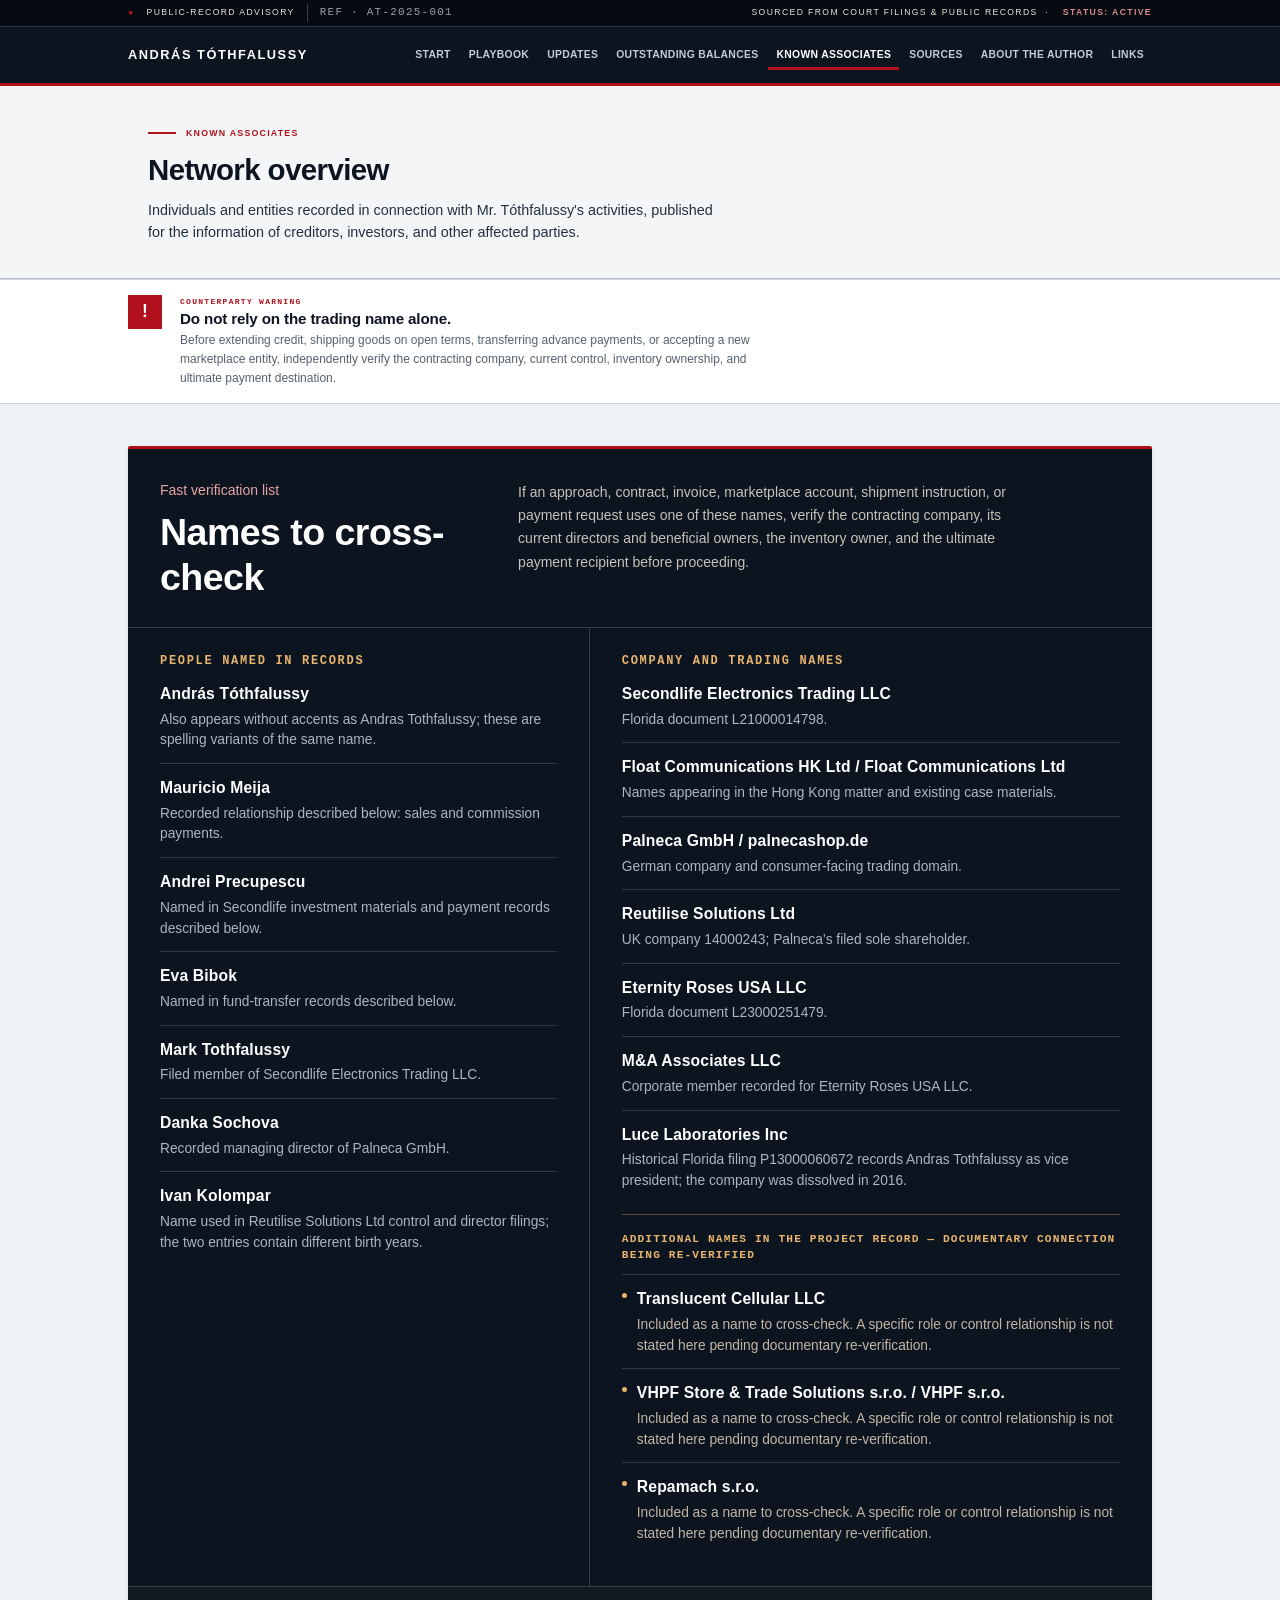
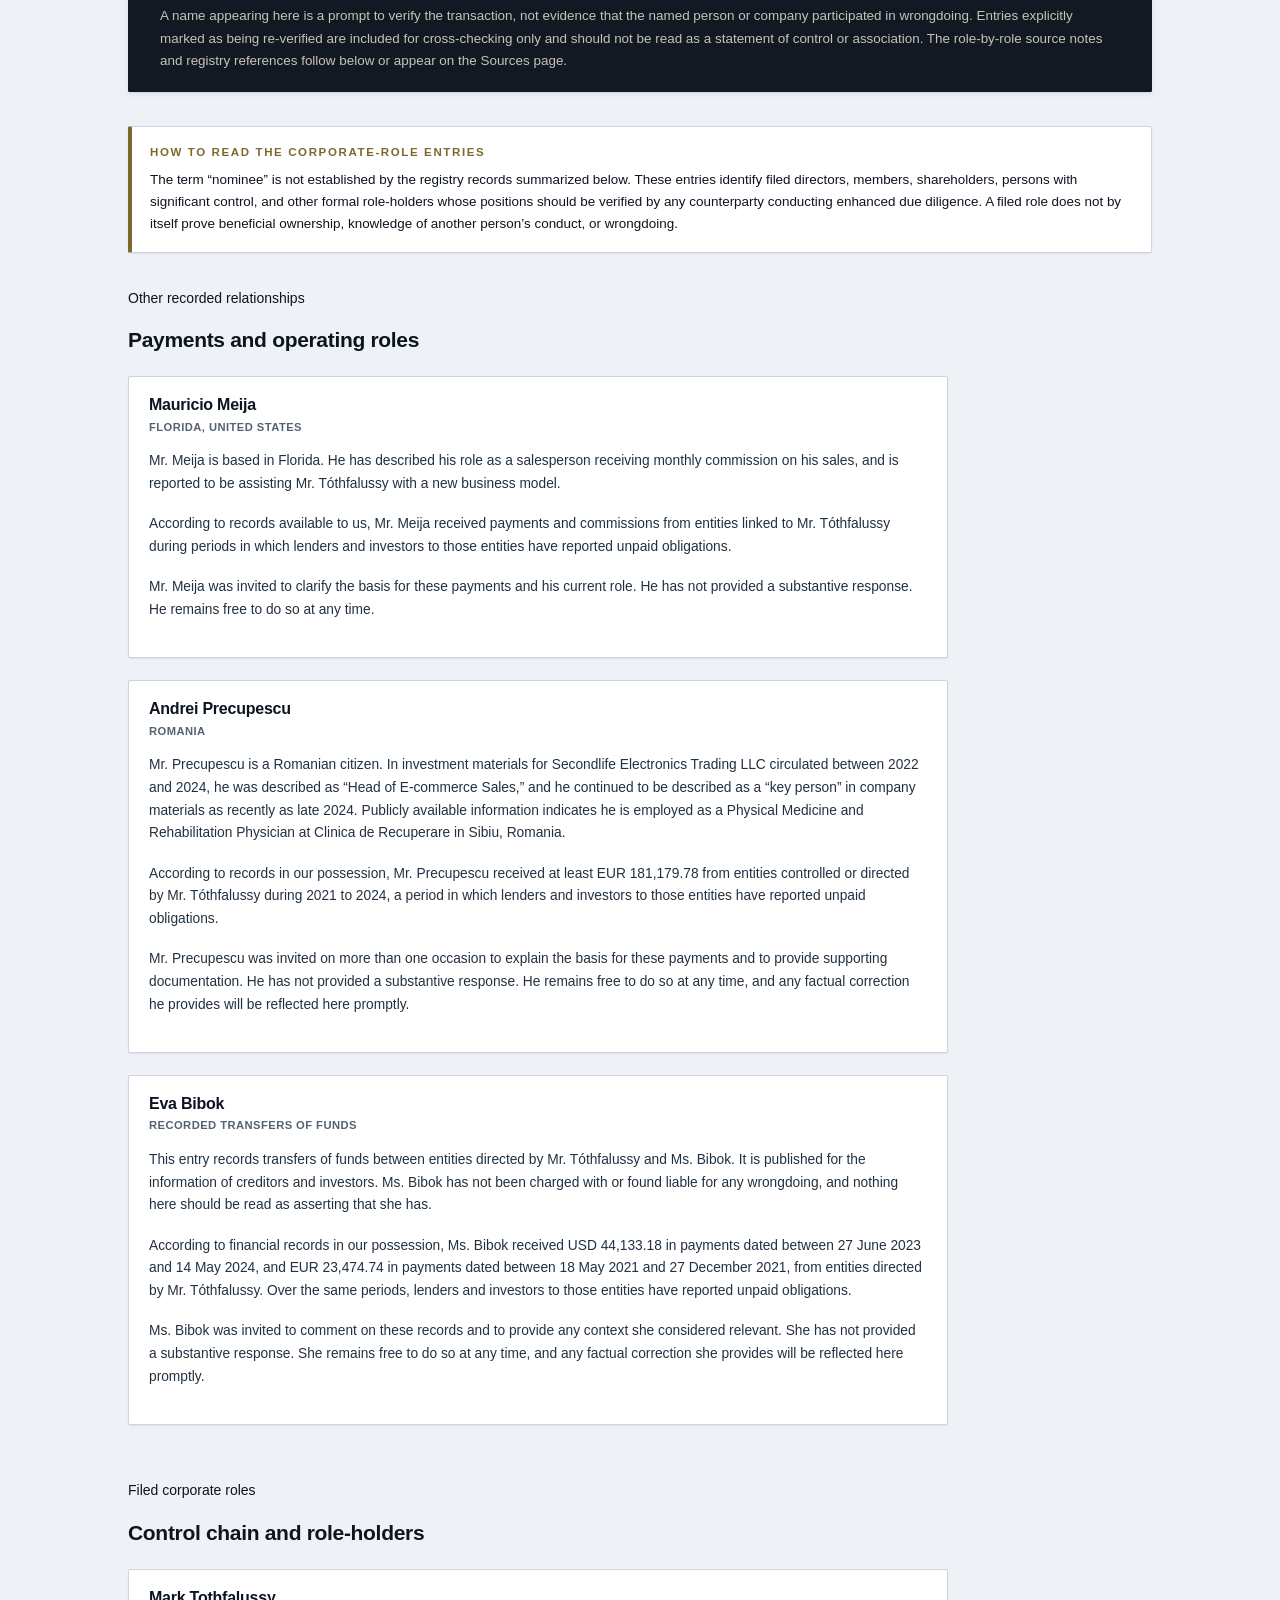
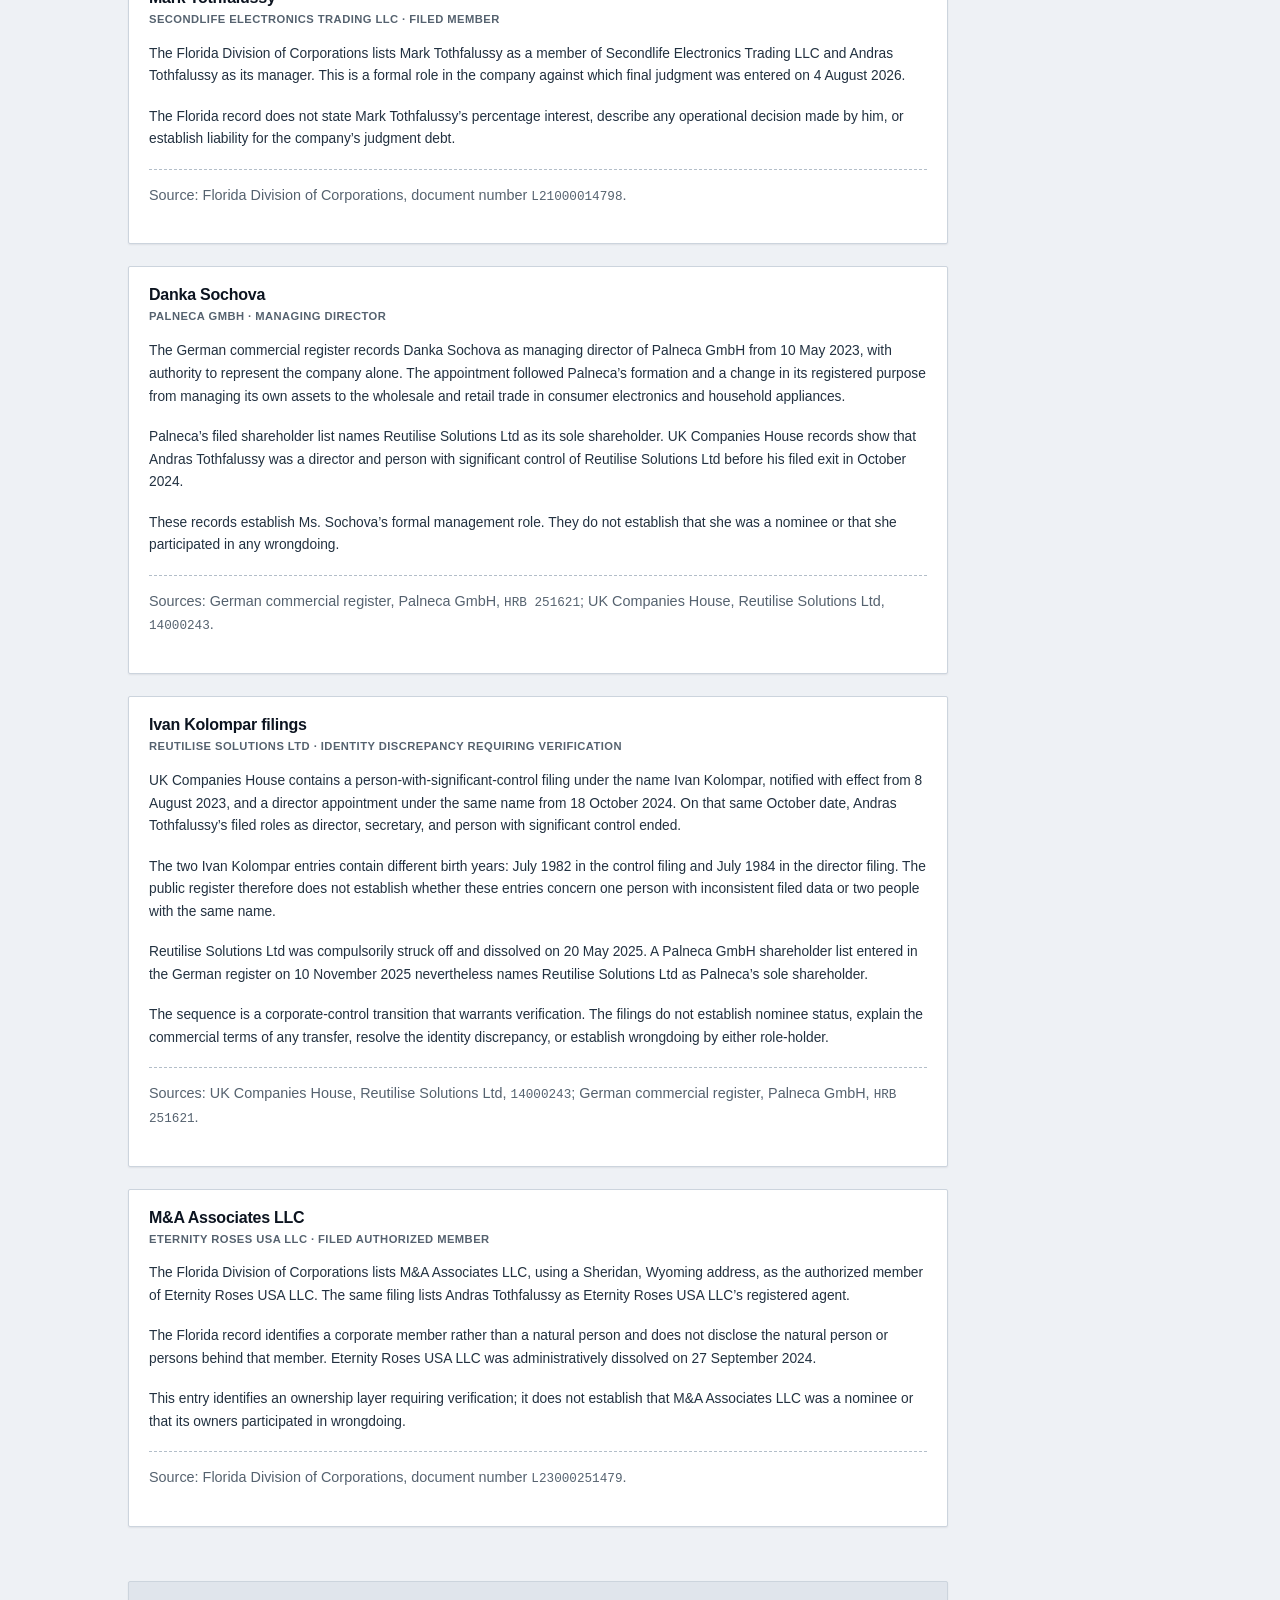
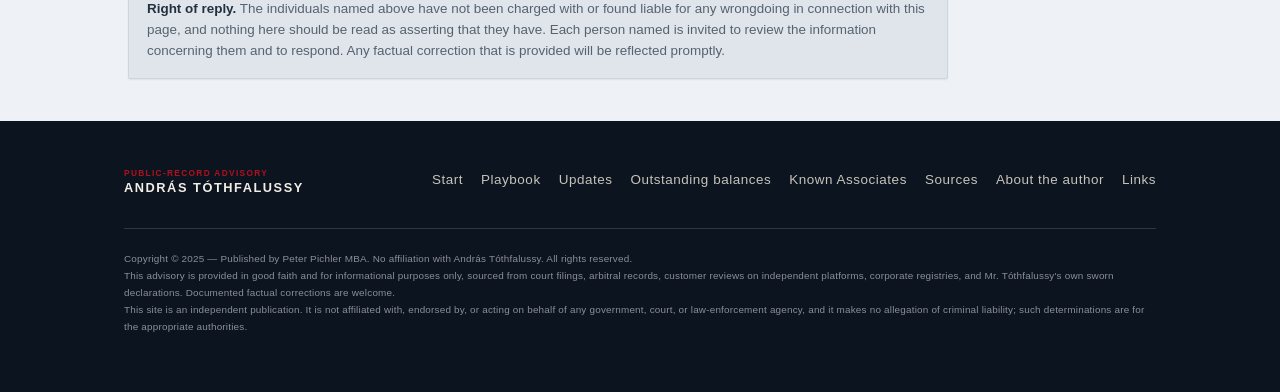
<file: known-associates/index.html>
<!DOCTYPE html>
<html lang="en">
<head>
<meta charset="utf-8">
<meta name="viewport" content="width=device-width, initial-scale=1">
<title>Known Associates of András Tóthfalussy: Transparency &amp; Accountability</title>
<meta name="description" content="Individuals recorded in connection with András Tóthfalussy's activities, published for creditors and investors. Each person named is invited to review and respond; factual corrections are reflected promptly.">
<meta name="robots" content="index,follow">
<link rel="canonical" href="https://andrastothfalussy.com/known-associates">
<link rel="stylesheet" href="../assets/styles.css?v=20261003-mobile">
</head>
<body>
<a class="skip-link" href="#main">Skip to content</a>

<div class="topstrip">
  <div class="wrap">
    <span class="ts-left"><span class="dot">●</span> Public-record advisory <span class="ts-ref">Ref · AT-2025-001</span></span>
    <span class="ts-right">Sourced from court filings &amp; public records &nbsp;·&nbsp; <span class="ts-status">Status: Active</span></span>
  </div>
</div>

<header class="site-header">
  <div class="wrap">
    <a class="brand" href="../">
      <span class="name">András Tóthfalussy</span>
    </a>
    <button class="nav-toggle" aria-label="Menu" aria-controls="primary-nav" aria-expanded="false"><span></span></button>
    <nav class="nav" id="primary-nav" aria-label="Primary">
      <a href="../">Start</a>
      <a href="../playbook/">Playbook</a>
      <a href="../updates/">Updates</a>
      <a href="../outstanding-balances/">Outstanding balances</a>
      <a href="../known-associates/" aria-current="page">Known Associates</a>
      <a href="../sources/">Sources</a>
      <a href="../about-the-author/">About the author</a>
      <a href="../links/">Links</a>
    </nav>
  </div>
</header>

<main id="main">

  <section class="hero">
    <div class="wrap">
      <p class="eyebrow">Known associates</p>
      <h1>Network overview</h1>
      <p class="lede">Individuals and entities recorded in connection with Mr. Tóthfalussy's activities, published for the information of creditors, investors, and other affected parties.</p>
    </div>
  </section>

  <section class="transaction-warning" aria-labelledby="transaction-warning-title">
    <div class="wrap">
      <div class="warning-mark" aria-hidden="true">!</div>
      <div>
        <p class="warning-kicker">Counterparty warning</p>
        <h2 id="transaction-warning-title">Do not rely on the trading name alone.</h2>
        <p>Before extending credit, shipping goods on open terms, transferring advance payments, or accepting a new marketplace entity, independently verify the contracting company, current control, inventory ownership, and ultimate payment destination.</p>
      </div>
    </div>
  </section>

  <section class="section">
    <div class="wrap">
      <section class="watch-panel" aria-labelledby="verification-watchlist">
        <div class="watch-head">
          <div>
            <p class="eyebrow">Fast verification list</p>
            <h2 id="verification-watchlist">Names to cross-check</h2>
          </div>
          <p>If an approach, contract, invoice, marketplace account, shipment instruction, or payment request uses one of these names, verify the contracting company, its current directors and beneficial owners, the inventory owner, and the ultimate payment recipient before proceeding.</p>
        </div>

        <div class="watch-grid">
          <div class="watch-group">
            <h3>People named in records</h3>
            <ul class="watch-list">
              <li><strong>András Tóthfalussy</strong><span>Also appears without accents as Andras Tothfalussy; these are spelling variants of the same name.</span></li>
              <li><strong>Mauricio Meija</strong><span>Recorded relationship described below: sales and commission payments.</span></li>
              <li><strong>Andrei Precupescu</strong><span>Named in Secondlife investment materials and payment records described below.</span></li>
              <li><strong>Eva Bibok</strong><span>Named in fund-transfer records described below.</span></li>
              <li><strong>Mark Tothfalussy</strong><span>Filed member of Secondlife Electronics Trading LLC.</span></li>
              <li><strong>Danka Sochova</strong><span>Recorded managing director of Palneca GmbH.</span></li>
              <li><strong>Ivan Kolompar</strong><span>Name used in Reutilise Solutions Ltd control and director filings; the two entries contain different birth years.</span></li>
            </ul>
          </div>

          <div class="watch-group">
            <h3>Company and trading names</h3>
            <ul class="watch-list">
              <li><strong>Secondlife Electronics Trading LLC</strong><span>Florida document L21000014798.</span></li>
              <li><strong>Float Communications HK Ltd / Float Communications Ltd</strong><span>Names appearing in the Hong Kong matter and existing case materials.</span></li>
              <li><strong>Palneca GmbH / palnecashop.de</strong><span>German company and consumer-facing trading domain.</span></li>
              <li><strong>Reutilise Solutions Ltd</strong><span>UK company 14000243; Palneca&rsquo;s filed sole shareholder.</span></li>
              <li><strong>Eternity Roses USA LLC</strong><span>Florida document L23000251479.</span></li>
              <li><strong>M&amp;A Associates LLC</strong><span>Corporate member recorded for Eternity Roses USA LLC.</span></li>
              <li><strong>Luce Laboratories Inc</strong><span>Historical Florida filing P13000060672 records Andras Tothfalussy as vice president; the company was dissolved in 2016.</span></li>
              <li class="watch-subhead"><span>Additional names in the project record &mdash; documentary connection being re-verified</span></li>
              <li class="pending"><strong>Translucent Cellular LLC</strong><span>Included as a name to cross-check. A specific role or control relationship is not stated here pending documentary re-verification.</span></li>
              <li class="pending"><strong>VHPF Store &amp; Trade Solutions s.r.o. / VHPF s.r.o.</strong><span>Included as a name to cross-check. A specific role or control relationship is not stated here pending documentary re-verification.</span></li>
              <li class="pending"><strong>Repamach s.r.o.</strong><span>Included as a name to cross-check. A specific role or control relationship is not stated here pending documentary re-verification.</span></li>
            </ul>
          </div>
        </div>

        <p class="watch-note">A name appearing here is a prompt to verify the transaction, not evidence that the named person or company participated in wrongdoing. Entries explicitly marked as being re-verified are included for cross-checking only and should not be read as a statement of control or association. The role-by-role source notes and registry references follow below or appear on the Sources page.</p>
      </section>

      <div class="callout" style="margin-bottom:34px">
        <div class="callout-label">How to read the corporate-role entries</div>
        <p>The term &ldquo;nominee&rdquo; is not established by the registry records summarized below. These entries identify filed directors, members, shareholders, persons with significant control, and other formal role-holders whose positions should be verified by any counterparty conducting enhanced due diligence. A filed role does not by itself prove beneficial ownership, knowledge of another person&rsquo;s conduct, or wrongdoing.</p>
      </div>

      <p class="eyebrow">Other recorded relationships</p>
      <h2 style="margin-bottom:24px">Payments and operating roles</h2>

      <div class="people" style="margin-bottom:54px">

        <article class="person">
          <h3>Mauricio Meija</h3>
          <div class="meta">Florida, United States</div>
          <p>Mr. Meija is based in Florida. He has described his role as a salesperson receiving monthly commission on his sales, and is reported to be assisting Mr. Tóthfalussy with a new business model.</p>
          <p>According to records available to us, Mr. Meija received payments and commissions from entities linked to Mr. Tóthfalussy during periods in which lenders and investors to those entities have reported unpaid obligations.</p>
          <p>Mr. Meija was invited to clarify the basis for these payments and his current role. He has not provided a substantive response. He remains free to do so at any time.</p>
        </article>

        <article class="person">
          <h3>Andrei Precupescu</h3>
          <div class="meta">Romania</div>
          <p>Mr. Precupescu is a Romanian citizen. In investment materials for Secondlife Electronics Trading LLC circulated between 2022 and 2024, he was described as &ldquo;Head of E-commerce Sales,&rdquo; and he continued to be described as a &ldquo;key person&rdquo; in company materials as recently as late 2024. Publicly available information indicates he is employed as a Physical Medicine and Rehabilitation Physician at Clinica de Recuperare in Sibiu, Romania.</p>
          <p>According to records in our possession, Mr. Precupescu received at least EUR 181,179.78 from entities controlled or directed by Mr. Tóthfalussy during 2021 to 2024, a period in which lenders and investors to those entities have reported unpaid obligations.</p>
          <p>Mr. Precupescu was invited on more than one occasion to explain the basis for these payments and to provide supporting documentation. He has not provided a substantive response. He remains free to do so at any time, and any factual correction he provides will be reflected here promptly.</p>
        </article>

        <article class="person">
          <h3>Eva Bibok</h3>
          <div class="meta">Recorded transfers of funds</div>
          <p>This entry records transfers of funds between entities directed by Mr. Tóthfalussy and Ms. Bibok. It is published for the information of creditors and investors. Ms. Bibok has not been charged with or found liable for any wrongdoing, and nothing here should be read as asserting that she has.</p>
          <p>According to financial records in our possession, Ms. Bibok received USD 44,133.18 in payments dated between 27 June 2023 and 14 May 2024, and EUR 23,474.74 in payments dated between 18 May 2021 and 27 December 2021, from entities directed by Mr. Tóthfalussy. Over the same periods, lenders and investors to those entities have reported unpaid obligations.</p>
          <p>Ms. Bibok was invited to comment on these records and to provide any context she considered relevant. She has not provided a substantive response. She remains free to do so at any time, and any factual correction she provides will be reflected here promptly.</p>
        </article>

      </div>

      <p class="eyebrow">Filed corporate roles</p>
      <h2 style="margin-bottom:24px">Control chain and role-holders</h2>

      <div class="people" style="margin-bottom:54px">

        <article class="person">
          <h3>Mark Tothfalussy</h3>
          <div class="meta">Secondlife Electronics Trading LLC · filed member</div>
          <p>The Florida Division of Corporations lists Mark Tothfalussy as a member of Secondlife Electronics Trading LLC and Andras Tothfalussy as its manager. This is a formal role in the company against which final judgment was entered on 4 August 2026.</p>
          <p>The Florida record does not state Mark Tothfalussy&rsquo;s percentage interest, describe any operational decision made by him, or establish liability for the company&rsquo;s judgment debt.</p>
          <p class="reply">Source: Florida Division of Corporations, document number <code>L21000014798</code>.</p>
        </article>

        <article class="person">
          <h3>Danka Sochova</h3>
          <div class="meta">Palneca GmbH · managing director</div>
          <p>The German commercial register records Danka Sochova as managing director of Palneca GmbH from 10 May 2023, with authority to represent the company alone. The appointment followed Palneca&rsquo;s formation and a change in its registered purpose from managing its own assets to the wholesale and retail trade in consumer electronics and household appliances.</p>
          <p>Palneca&rsquo;s filed shareholder list names Reutilise Solutions Ltd as its sole shareholder. UK Companies House records show that Andras Tothfalussy was a director and person with significant control of Reutilise Solutions Ltd before his filed exit in October 2024.</p>
          <p>These records establish Ms. Sochova&rsquo;s formal management role. They do not establish that she was a nominee or that she participated in any wrongdoing.</p>
          <p class="reply">Sources: German commercial register, Palneca GmbH, <code>HRB 251621</code>; UK Companies House, Reutilise Solutions Ltd, <code>14000243</code>.</p>
        </article>

        <article class="person">
          <h3>Ivan Kolompar filings</h3>
          <div class="meta">Reutilise Solutions Ltd · identity discrepancy requiring verification</div>
          <p>UK Companies House contains a person-with-significant-control filing under the name Ivan Kolompar, notified with effect from 8 August 2023, and a director appointment under the same name from 18 October 2024. On that same October date, Andras Tothfalussy&rsquo;s filed roles as director, secretary, and person with significant control ended.</p>
          <p>The two Ivan Kolompar entries contain different birth years: July 1982 in the control filing and July 1984 in the director filing. The public register therefore does not establish whether these entries concern one person with inconsistent filed data or two people with the same name.</p>
          <p>Reutilise Solutions Ltd was compulsorily struck off and dissolved on 20 May 2025. A Palneca GmbH shareholder list entered in the German register on 10 November 2025 nevertheless names Reutilise Solutions Ltd as Palneca&rsquo;s sole shareholder.</p>
          <p>The sequence is a corporate-control transition that warrants verification. The filings do not establish nominee status, explain the commercial terms of any transfer, resolve the identity discrepancy, or establish wrongdoing by either role-holder.</p>
          <p class="reply">Sources: UK Companies House, Reutilise Solutions Ltd, <code>14000243</code>; German commercial register, Palneca GmbH, <code>HRB 251621</code>.</p>
        </article>

        <article class="person">
          <h3>M&amp;A Associates LLC</h3>
          <div class="meta">Eternity Roses USA LLC · filed authorized member</div>
          <p>The Florida Division of Corporations lists M&amp;A Associates LLC, using a Sheridan, Wyoming address, as the authorized member of Eternity Roses USA LLC. The same filing lists Andras Tothfalussy as Eternity Roses USA LLC&rsquo;s registered agent.</p>
          <p>The Florida record identifies a corporate member rather than a natural person and does not disclose the natural person or persons behind that member. Eternity Roses USA LLC was administratively dissolved on 27 September 2024.</p>
          <p>This entry identifies an ownership layer requiring verification; it does not establish that M&amp;A Associates LLC was a nominee or that its owners participated in wrongdoing.</p>
          <p class="reply">Source: Florida Division of Corporations, document number <code>L23000251479</code>.</p>
        </article>

      </div>

      <div class="disclaimer" style="max-width:820px;margin-top:34px">
        <strong>Right of reply.</strong> The individuals named above have not been charged with or found liable for any wrongdoing in connection with this page, and nothing here should be read as asserting that they have. Each person named is invited to review the information concerning them and to respond. Any factual correction that is provided will be reflected promptly.
      </div>
    </div>
  </section>

</main>

<footer class="site-footer">
  <div class="wrap">
    <div class="foot-grid">
      <a class="brand" href="../">
        <span class="kicker">Public-record advisory</span>
        <span class="name">András Tóthfalussy</span>
      </a>
      <nav aria-label="Footer">
        <a href="../">Start</a>
      <a href="../playbook/">Playbook</a>
        <a href="../updates/">Updates</a>
        <a href="../outstanding-balances/">Outstanding balances</a>
        <a href="../known-associates/">Known Associates</a>
        <a href="../sources/">Sources</a>
        <a href="../about-the-author/">About the author</a>
        <a href="../links/">Links</a>
      </nav>
    </div>
    <p class="legal">
      Copyright © 2025 &mdash; Published by Peter Pichler MBA. No affiliation with András Tóthfalussy. All rights reserved.<br>
      This advisory is provided in good faith and for informational purposes only, sourced from court filings, arbitral records, customer reviews on independent platforms, corporate registries, and Mr. Tóthfalussy's own sworn declarations. Documented factual corrections are welcome.<br>
      This site is an independent publication. It is not affiliated with, endorsed by, or acting on behalf of any government, court, or law-enforcement agency, and it makes no allegation of criminal liability; such determinations are for the appropriate authorities.
    </p>
  </div>
</footer>

<script src="../assets/app.js?v=4"></script>
</body>
</html>
</file>
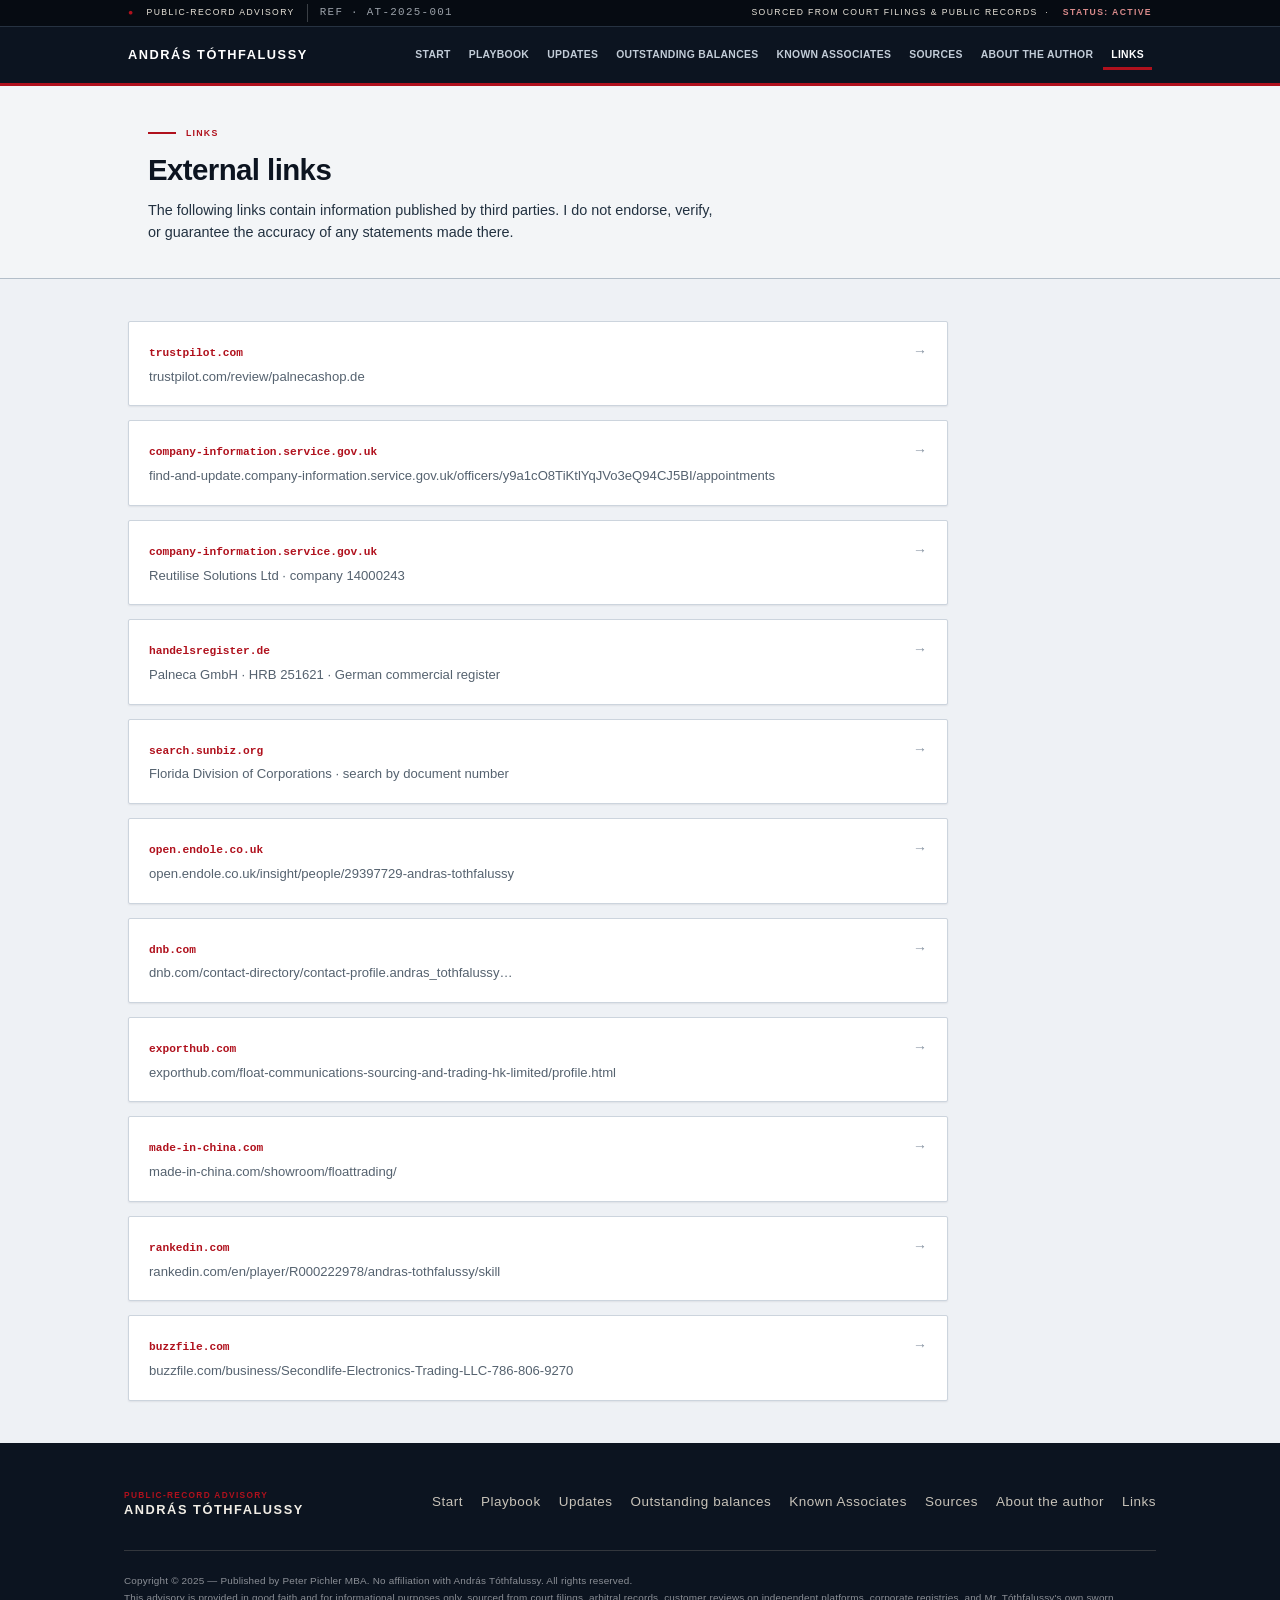
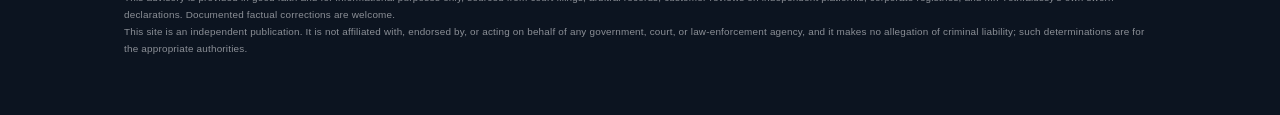
<file: links/index.html>
<!DOCTYPE html>
<html lang="en">
<head>
<meta charset="utf-8">
<meta name="viewport" content="width=device-width, initial-scale=1">
<title>External Links by András Tóthfalussy</title>
<meta name="description" content="External links to third-party records and profiles connected to András Tóthfalussy and his entities. The author does not endorse, verify, or guarantee the accuracy of statements made on third-party sites.">
<meta name="robots" content="index,follow">
<link rel="canonical" href="https://andrastothfalussy.com/links">
<link rel="stylesheet" href="../assets/styles.css?v=20261003-mobile">
</head>
<body>
<a class="skip-link" href="#main">Skip to content</a>

<div class="topstrip">
  <div class="wrap">
    <span class="ts-left"><span class="dot">●</span> Public-record advisory <span class="ts-ref">Ref · AT-2025-001</span></span>
    <span class="ts-right">Sourced from court filings &amp; public records &nbsp;·&nbsp; <span class="ts-status">Status: Active</span></span>
  </div>
</div>

<header class="site-header">
  <div class="wrap">
    <a class="brand" href="../">
      <span class="name">András Tóthfalussy</span>
    </a>
    <button class="nav-toggle" aria-label="Menu" aria-controls="primary-nav" aria-expanded="false"><span></span></button>
    <nav class="nav" id="primary-nav" aria-label="Primary">
      <a href="../">Start</a>
      <a href="../playbook/">Playbook</a>
      <a href="../updates/">Updates</a>
      <a href="../outstanding-balances/">Outstanding balances</a>
      <a href="../known-associates/">Known Associates</a>
      <a href="../sources/">Sources</a>
      <a href="../about-the-author/">About the author</a>
      <a href="../links/" aria-current="page">Links</a>
    </nav>
  </div>
</header>

<main id="main">

  <section class="hero">
    <div class="wrap">
      <p class="eyebrow">Links</p>
      <h1>External links</h1>
      <p class="lede">The following links contain information published by third parties. I do not endorse, verify, or guarantee the accuracy of any statements made there.</p>
    </div>
  </section>

  <section class="section">
    <div class="wrap">
      <ul class="res-list">
        <li><a class="res" href="https://www.trustpilot.com/review/palnecashop.de" target="_blank" rel="nofollow noopener">
          <span><span class="host">trustpilot.com</span><span class="full">trustpilot.com/review/palnecashop.de</span></span>
          <span class="arrow">&rarr;</span>
        </a></li>
        <li><a class="res" href="https://find-and-update.company-information.service.gov.uk/officers/y9a1cO8TiKtlYqJVo3eQ94CJ5BI/appointments" target="_blank" rel="nofollow noopener">
          <span><span class="host">company-information.service.gov.uk</span><span class="full">find-and-update.company-information.service.gov.uk/officers/y9a1cO8TiKtlYqJVo3eQ94CJ5BI/appointments</span></span>
          <span class="arrow">&rarr;</span>
        </a></li>
        <li><a class="res" href="https://find-and-update.company-information.service.gov.uk/company/14000243" target="_blank" rel="nofollow noopener">
          <span><span class="host">company-information.service.gov.uk</span><span class="full">Reutilise Solutions Ltd · company 14000243</span></span>
          <span class="arrow">&rarr;</span>
        </a></li>
        <li><a class="res" href="https://www.handelsregister.de/rp_web/welcome.xhtml" target="_blank" rel="nofollow noopener">
          <span><span class="host">handelsregister.de</span><span class="full">Palneca GmbH · HRB 251621 · German commercial register</span></span>
          <span class="arrow">&rarr;</span>
        </a></li>
        <li><a class="res" href="https://search.sunbiz.org/Inquiry/CorporationSearch/ByDocumentNumber" target="_blank" rel="nofollow noopener">
          <span><span class="host">search.sunbiz.org</span><span class="full">Florida Division of Corporations · search by document number</span></span>
          <span class="arrow">&rarr;</span>
        </a></li>
        <li><a class="res" href="https://open.endole.co.uk/insight/people/29397729-andras-tothfalussy" target="_blank" rel="nofollow noopener">
          <span><span class="host">open.endole.co.uk</span><span class="full">open.endole.co.uk/insight/people/29397729-andras-tothfalussy</span></span>
          <span class="arrow">&rarr;</span>
        </a></li>
        <li><a class="res" href="https://www.dnb.com/contact-directory/contact-profile.andras_tothfalussy.036cd8d962d2c48117f28822a0cbc98d.html" target="_blank" rel="nofollow noopener">
          <span><span class="host">dnb.com</span><span class="full">dnb.com/contact-directory/contact-profile.andras_tothfalussy…</span></span>
          <span class="arrow">&rarr;</span>
        </a></li>
        <li><a class="res" href="https://www.exporthub.com/float-communications-sourcing-and-trading-hk-limited/profile.html" target="_blank" rel="nofollow noopener">
          <span><span class="host">exporthub.com</span><span class="full">exporthub.com/float-communications-sourcing-and-trading-hk-limited/profile.html</span></span>
          <span class="arrow">&rarr;</span>
        </a></li>
        <li><a class="res" href="https://www.made-in-china.com/showroom/floattrading/" target="_blank" rel="nofollow noopener">
          <span><span class="host">made-in-china.com</span><span class="full">made-in-china.com/showroom/floattrading/</span></span>
          <span class="arrow">&rarr;</span>
        </a></li>
        <li><a class="res" href="https://rankedin.com/en/player/R000222978/andras-tothfalussy/skill" target="_blank" rel="nofollow noopener">
          <span><span class="host">rankedin.com</span><span class="full">rankedin.com/en/player/R000222978/andras-tothfalussy/skill</span></span>
          <span class="arrow">&rarr;</span>
        </a></li>
        <li><a class="res" href="https://www.buzzfile.com/business/Secondlife-Electronics-Trading-LLC-786-806-9270" target="_blank" rel="nofollow noopener">
          <span><span class="host">buzzfile.com</span><span class="full">buzzfile.com/business/Secondlife-Electronics-Trading-LLC-786-806-9270</span></span>
          <span class="arrow">&rarr;</span>
        </a></li>
      </ul>
    </div>
  </section>

</main>

<footer class="site-footer">
  <div class="wrap">
    <div class="foot-grid">
      <a class="brand" href="../">
        <span class="kicker">Public-record advisory</span>
        <span class="name">András Tóthfalussy</span>
      </a>
      <nav aria-label="Footer">
        <a href="../">Start</a>
      <a href="../playbook/">Playbook</a>
        <a href="../updates/">Updates</a>
        <a href="../outstanding-balances/">Outstanding balances</a>
        <a href="../known-associates/">Known Associates</a>
        <a href="../sources/">Sources</a>
        <a href="../about-the-author/">About the author</a>
        <a href="../links/">Links</a>
      </nav>
    </div>
    <p class="legal">
      Copyright © 2025 &mdash; Published by Peter Pichler MBA. No affiliation with András Tóthfalussy. All rights reserved.<br>
      This advisory is provided in good faith and for informational purposes only, sourced from court filings, arbitral records, customer reviews on independent platforms, corporate registries, and Mr. Tóthfalussy's own sworn declarations. Documented factual corrections are welcome.<br>
      This site is an independent publication. It is not affiliated with, endorsed by, or acting on behalf of any government, court, or law-enforcement agency, and it makes no allegation of criminal liability; such determinations are for the appropriate authorities.
    </p>
  </div>
</footer>

<script src="../assets/app.js?v=4"></script>
</body>
</html>
</file>
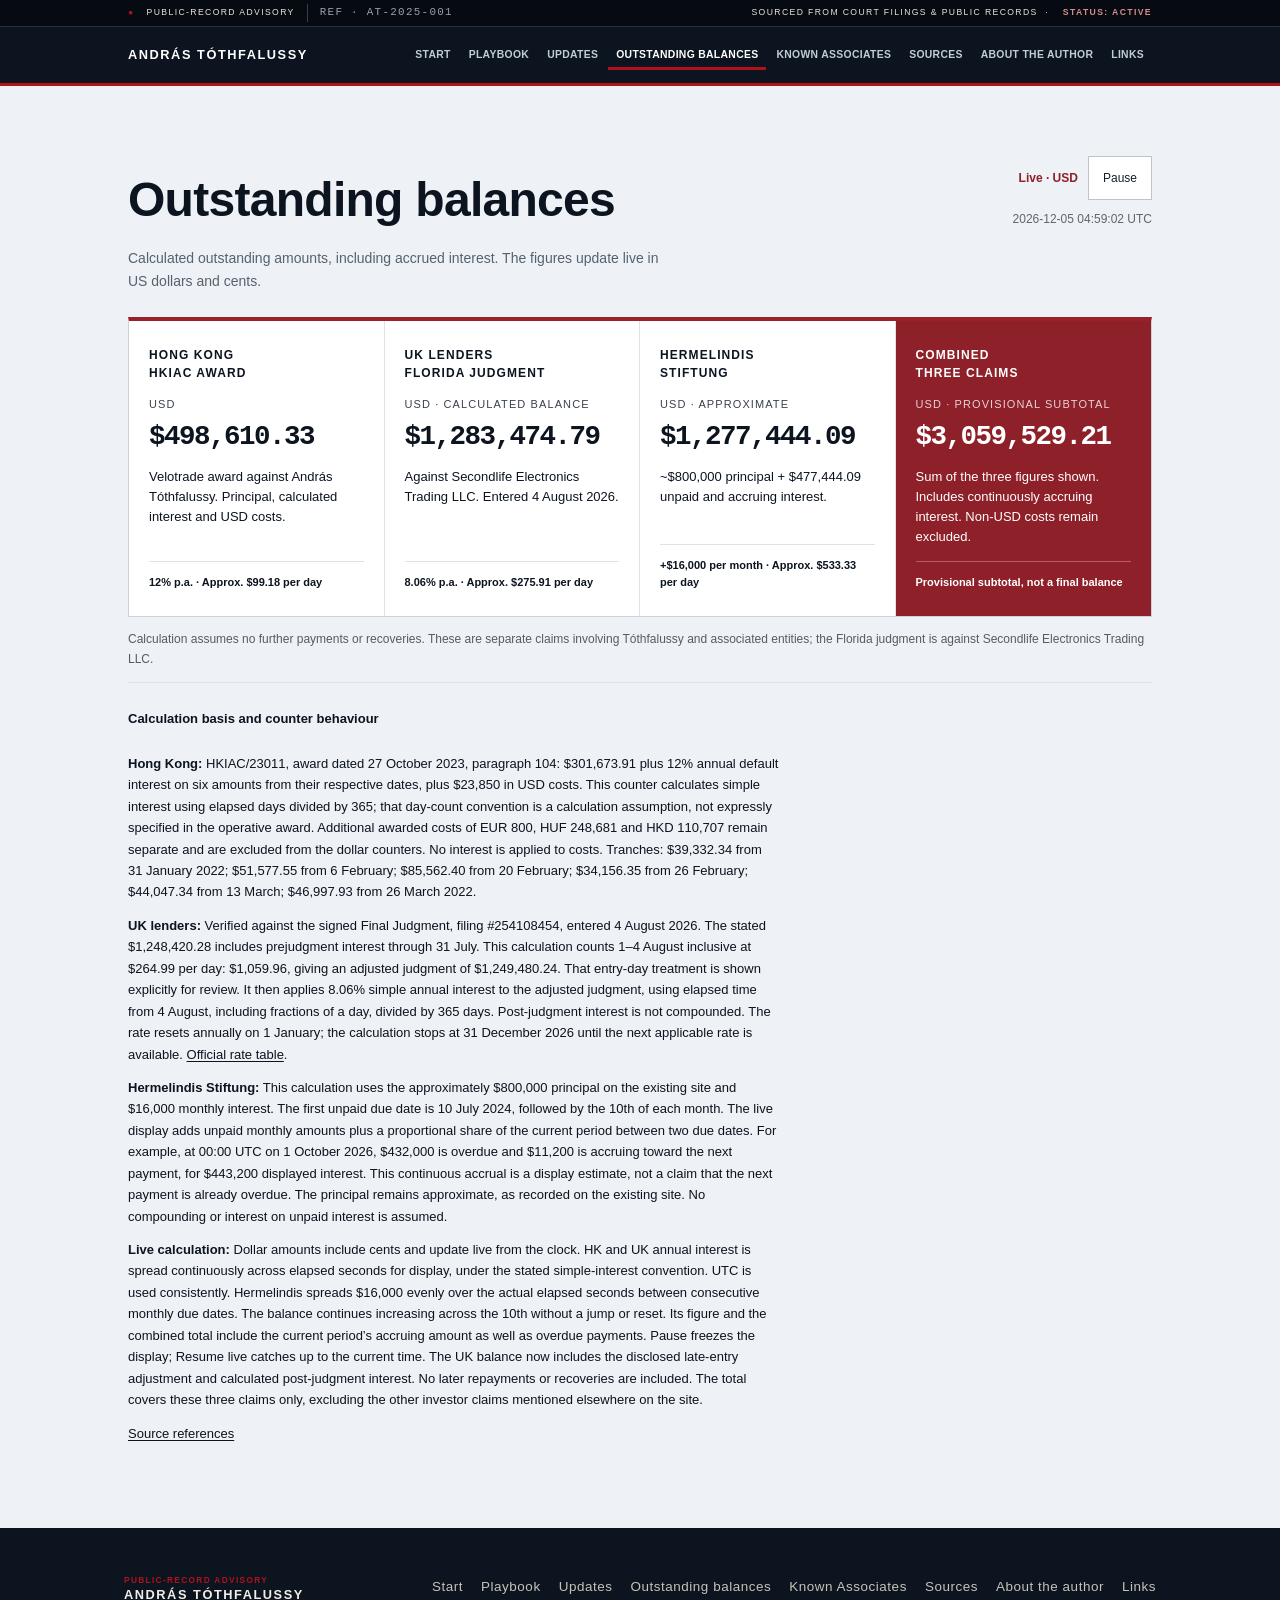
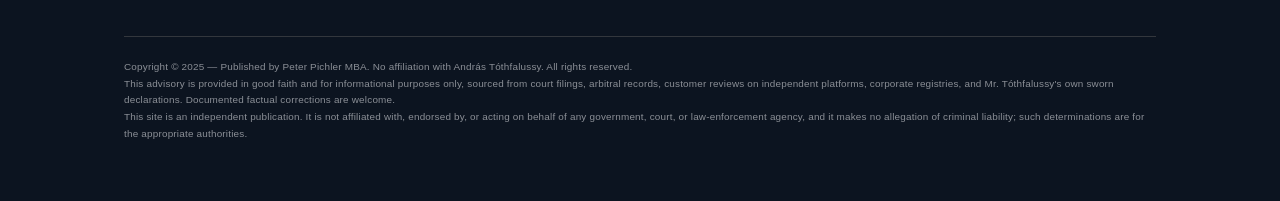
<file: outstanding-balances/index.html>
<!DOCTYPE html>
<html lang="en">
<head>
<meta charset="utf-8">
<meta name="viewport" content="width=device-width, initial-scale=1">
<title>Outstanding balances — András Tóthfalussy</title>
<meta name="description" content="Live calculated balances for the Hong Kong award, UK lenders’ Florida judgment and Hermelindis Stiftung, with sources and calculation assumptions.">
<meta name="robots" content="index,follow">




<link rel="canonical" href="https://andrastothfalussy.com/outstanding-balances/">
<link rel="stylesheet" href="../assets/styles.css?v=20261003-mobile">
<link rel="stylesheet" href="../assets/counters.css?v=4">
</head>
<body>
<a class="skip-link" href="#main">Skip to content</a>

<div class="topstrip">
  <div class="wrap">
    <span class="ts-left"><span class="dot">●</span> Public-record advisory <span class="ts-ref">Ref · AT-2025-001</span></span>
    <span class="ts-right">Sourced from court filings &amp; public records &nbsp;·&nbsp; <span class="ts-status">Status: Active</span></span>
  </div>
</div>

<header class="site-header">
  <div class="wrap">
    <a class="brand" href="../index.html">
      <span class="name">András Tóthfalussy</span>
    </a>
    <button class="nav-toggle" aria-label="Menu" aria-controls="primary-nav" aria-expanded="false"><span></span></button>
    <nav class="nav" id="primary-nav" aria-label="Primary">
      <a href="../index.html">Start</a>
      <a href="../playbook/index.html">Playbook</a>
      <a href="../updates/index.html">Updates</a>
      <a href="../outstanding-balances/index.html" aria-current="page">Outstanding balances</a>
      <a href="../known-associates/index.html">Known Associates</a>
      <a href="../sources/index.html">Sources</a>
      <a href="../about-the-author/index.html">About the author</a>
      <a href="../links/index.html">Links</a>
    </nav>
  </div>
</header>

<main id="main" class="balances-page"><div class="wrap"><section class="debt-section" aria-labelledby="debt-title">
 <div class="debt-heading"><h1 id="debt-title">Outstanding balances</h1><div class="counter-live-controls"><span id="counter-live-status">Live · USD</span><button id="counter-toggle" type="button" aria-pressed="false">Pause</button><time id="counter-time"></time></div></div>
 <p class="balances-intro">Calculated outstanding amounts, including accrued interest. The figures update live in US dollars and cents.</p>
 <div class="debt-grid">
  <article class="debt-card"><div class="debt-label">Hong Kong<br>HKIAC award</div><div><div class="debt-unit">USD</div><div class="debt-amount" id="hk-balance">—</div></div><p class="debt-description">Velotrade award against András Tóthfalussy. Principal, calculated interest and USD costs.</p><div class="debt-status">12% p.a. · Approx. $99.18 per day</div></article>
  <article class="debt-card"><div class="debt-label">UK lenders<br>Florida judgment</div><div><div class="debt-unit">USD · CALCULATED BALANCE</div><div class="debt-amount" id="uk-balance">—</div></div><p class="debt-description">Against Secondlife Electronics Trading LLC. Entered 4 August 2026.</p><div class="debt-status">8.06% p.a. · Approx. $275.91 per day</div></article>
  <article class="debt-card"><div class="debt-label">Hermelindis<br>Stiftung</div><div><div class="debt-unit">USD · APPROXIMATE</div><div class="debt-amount" id="hermelindis-balance">—</div></div><p class="debt-description">~$800,000 principal + <span id="hermelindis-interest">$432,000</span> unpaid and accruing interest.</p><div class="debt-status">+$16,000 per month · Approx. <span id="hermelindis-daily">$533.33</span> per day</div></article>
  <article class="debt-card"><div class="debt-label">Combined<br>Three claims</div><div><div class="debt-unit">USD · PROVISIONAL SUBTOTAL</div><div class="debt-amount" id="combined-balance">—</div></div><p class="debt-description">Sum of the three figures shown. Includes continuously accruing interest. Non-USD costs remain excluded.</p><div class="debt-status">Provisional subtotal, not a final balance</div></article>
 </div>
 <p class="debt-note">Calculation assumes no further payments or recoveries. These are separate claims involving Tóthfalussy and associated entities; the Florida judgment is against Secondlife Electronics Trading LLC.</p>
 <details class="debt-method" open><summary>Calculation basis and counter behaviour</summary>
 <p><strong>Hong Kong:</strong> HKIAC/23011, award dated 27 October 2023, paragraph 104: $301,673.91 plus 12% annual default interest on six amounts from their respective dates, plus $23,850 in USD costs. This counter calculates simple interest using elapsed days divided by 365; that day-count convention is a calculation assumption, not expressly specified in the operative award. Additional awarded costs of EUR 800, HUF 248,681 and HKD 110,707 remain separate and are excluded from the dollar counters. No interest is applied to costs. Tranches: $39,332.34 from 31 January 2022; $51,577.55 from 6 February; $85,562.40 from 20 February; $34,156.35 from 26 February; $44,047.34 from 13 March; $46,997.93 from 26 March 2022.</p>
 <p><strong>UK lenders:</strong> Verified against the signed Final Judgment, filing #254108454, entered 4 August 2026. The stated $1,248,420.28 includes prejudgment interest through 31 July. This calculation counts 1–4 August inclusive at $264.99 per day: $1,059.96, giving an adjusted judgment of $1,249,480.24. That entry-day treatment is shown explicitly for review. It then applies 8.06% simple annual interest to the adjusted judgment, using elapsed time from 4 August, including fractions of a day, divided by 365 days. Post-judgment interest is not compounded. The rate resets annually on 1 January; the calculation stops at 31 December 2026 until the next applicable rate is available. <a href="https://myfloridacfo.com/division/aa/audits-reports/judgment-interest-rates">Official rate table</a>.</p>
 <p><strong>Hermelindis Stiftung:</strong> This calculation uses the approximately $800,000 principal on the existing site and $16,000 monthly interest. The first unpaid due date is 10 July 2024, followed by the 10th of each month. The live display adds unpaid monthly amounts plus a proportional share of the current period between two due dates. For example, at 00:00 UTC on 1 October 2026, $432,000 is overdue and $11,200 is accruing toward the next payment, for $443,200 displayed interest. This continuous accrual is a display estimate, not a claim that the next payment is already overdue. The principal remains approximate, as recorded on the existing site. No compounding or interest on unpaid interest is assumed.</p>
 <p><strong>Live calculation:</strong> Dollar amounts include cents and update live from the clock. HK and UK annual interest is spread continuously across elapsed seconds for display, under the stated simple-interest convention. UTC is used consistently. Hermelindis spreads $16,000 evenly over the actual elapsed seconds between consecutive monthly due dates. The balance continues increasing across the 10th without a jump or reset. Its figure and the combined total include the current period’s accruing amount as well as overdue payments. Pause freezes the display; Resume live catches up to the current time. The UK balance now includes the disclosed late-entry adjustment and calculated post-judgment interest. No later repayments or recoveries are included. The total covers these three claims only, excluding the other investor claims mentioned elsewhere on the site.</p>
 <p><a href="../sources/index.html">Source references</a></p>
 </details>
</section></div></main>

<footer class="site-footer">
  <div class="wrap">
    <div class="foot-grid">
      <a class="brand" href="../index.html">
        <span class="kicker">Public-record advisory</span>
        <span class="name">András Tóthfalussy</span>
      </a>
      <nav aria-label="Footer">
        <a href="../index.html">Start</a>
      <a href="../playbook/index.html">Playbook</a>
        <a href="../updates/index.html">Updates</a>
        <a href="../outstanding-balances/index.html" aria-current="page">Outstanding balances</a>
        <a href="../known-associates/index.html">Known Associates</a>
        <a href="../sources/index.html">Sources</a>
        <a href="../about-the-author/index.html">About the author</a>
        <a href="../links/index.html">Links</a>
      </nav>
    </div>
    <p class="legal">
      Copyright © 2025 &mdash; Published by Peter Pichler MBA. No affiliation with András Tóthfalussy. All rights reserved.<br>
      This advisory is provided in good faith and for informational purposes only, sourced from court filings, arbitral records, customer reviews on independent platforms, corporate registries, and Mr. Tóthfalussy's own sworn declarations. Documented factual corrections are welcome.<br>
      This site is an independent publication. It is not affiliated with, endorsed by, or acting on behalf of any government, court, or law-enforcement agency, and it makes no allegation of criminal liability; such determinations are for the appropriate authorities.
    </p>
  </div>
</footer>

<script src="../assets/app.js?v=4"></script>
<script src="../assets/counters.js?v=live-5"></script>
</body>
</html>
</file>
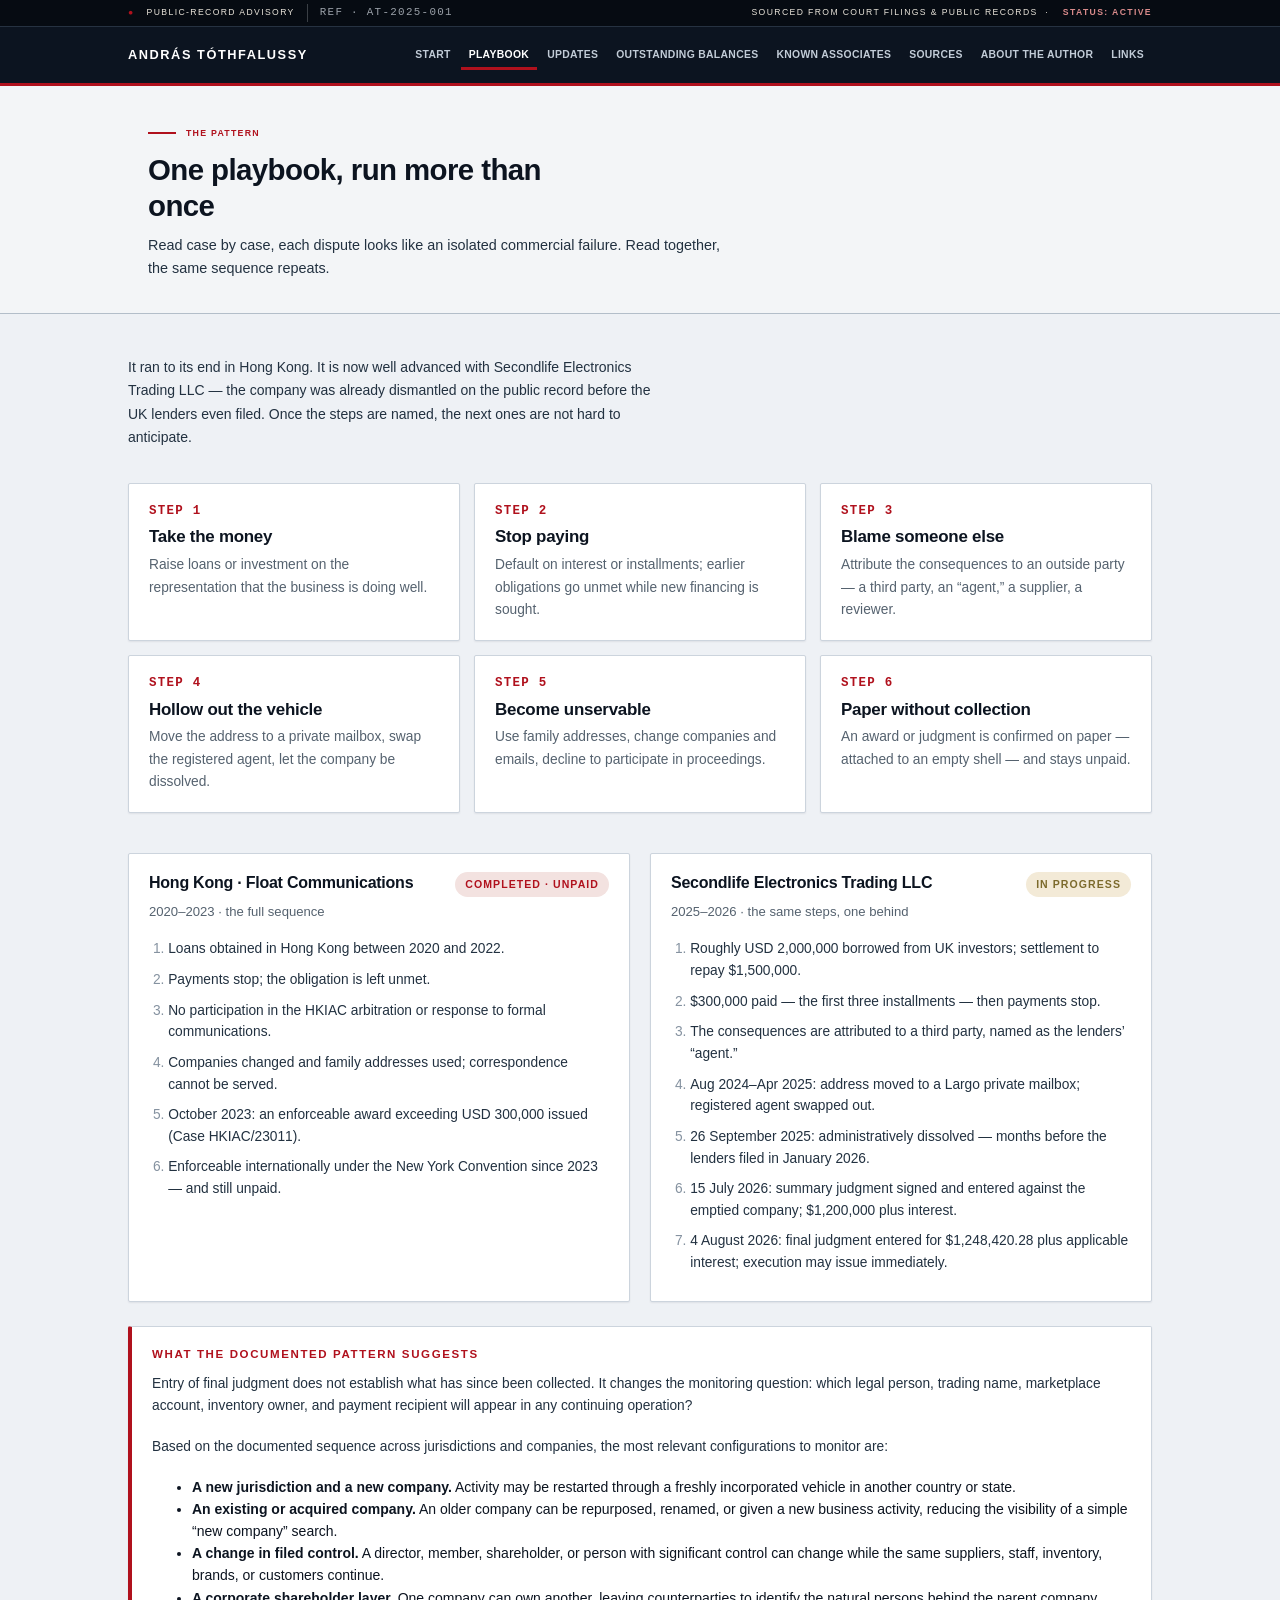
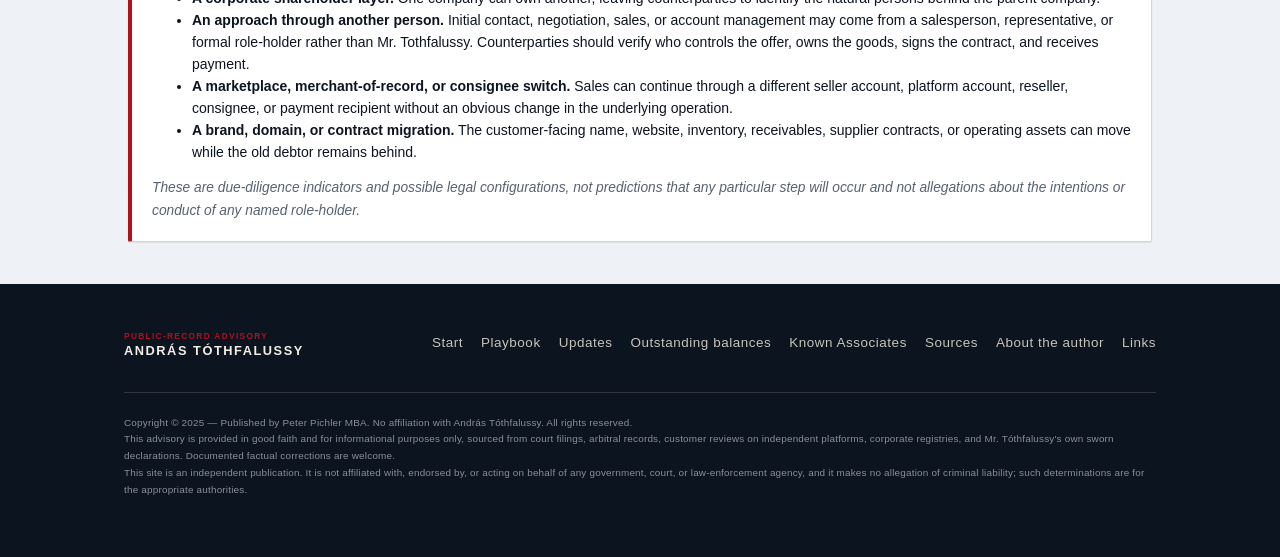
<file: playbook/index.html>
<!DOCTYPE html>
<html lang="en">
<head>
<meta charset="utf-8">
<meta name="viewport" content="width=device-width, initial-scale=1">
<title>The Pattern — András Tóthfalussy | One Playbook, Run More Than Once</title>
<meta name="description" content="The recurring six-step playbook documented across András Tóthfalussy's disputes: take the money, stop paying, blame someone else, hollow out the vehicle, become unservable, paper without collection. Shown complete in Hong Kong and in progress with Secondlife.">
<meta name="robots" content="index,follow">
<link rel="canonical" href="https://andrastothfalussy.com/playbook">
<link rel="stylesheet" href="../assets/styles.css?v=20261003-mobile">
</head>
<body>
<a class="skip-link" href="#main">Skip to content</a>

<div class="topstrip">
  <div class="wrap">
    <span class="ts-left"><span class="dot">●</span> Public-record advisory <span class="ts-ref">Ref · AT-2025-001</span></span>
    <span class="ts-right">Sourced from court filings &amp; public records &nbsp;·&nbsp; <span class="ts-status">Status: Active</span></span>
  </div>
</div>

<header class="site-header">
  <div class="wrap">
    <a class="brand" href="../">
      <span class="name">András Tóthfalussy</span>
    </a>
    <button class="nav-toggle" aria-label="Menu" aria-controls="primary-nav" aria-expanded="false"><span></span></button>
    <nav class="nav" id="primary-nav" aria-label="Primary">
      <a href="../">Start</a>
      <a href="../playbook/" aria-current="page">Playbook</a>
      <a href="../updates/">Updates</a>
      <a href="../outstanding-balances/">Outstanding balances</a>
      <a href="../known-associates/">Known Associates</a>
      <a href="../sources/">Sources</a>
      <a href="../about-the-author/">About the author</a>
      <a href="../links/">Links</a>
    </nav>
  </div>
</header>

<main id="main">

  <section class="hero">
    <div class="wrap">
      <p class="eyebrow">The pattern</p>
      <h1>One playbook, run more than once</h1>
      <p class="lede">Read case by case, each dispute looks like an isolated commercial failure. Read together, the same sequence repeats.</p>
    </div>
  </section>

  <section class="section">
    <div class="wrap">
      <div class="playbook-intro">
        <p>It ran to its end in Hong Kong. It is now well advanced with Secondlife Electronics Trading LLC &mdash; the company was already dismantled on the public record before the UK lenders even filed. Once the steps are named, the next ones are not hard to anticipate.</p>
      </div>

      <div class="cycle">
        <div class="step"><div class="num">STEP 1</div><h4>Take the money</h4><p>Raise loans or investment on the representation that the business is doing well.</p></div>
        <div class="step"><div class="num">STEP 2</div><h4>Stop paying</h4><p>Default on interest or installments; earlier obligations go unmet while new financing is sought.</p></div>
        <div class="step"><div class="num">STEP 3</div><h4>Blame someone else</h4><p>Attribute the consequences to an outside party &mdash; a third party, an &ldquo;agent,&rdquo; a supplier, a reviewer.</p></div>
        <div class="step"><div class="num">STEP 4</div><h4>Hollow out the vehicle</h4><p>Move the address to a private mailbox, swap the registered agent, let the company be dissolved.</p></div>
        <div class="step"><div class="num">STEP 5</div><h4>Become unservable</h4><p>Use family addresses, change companies and emails, decline to participate in proceedings.</p></div>
        <div class="step"><div class="num">STEP 6</div><h4>Paper without collection</h4><p>An award or judgment is confirmed on paper &mdash; attached to an empty shell &mdash; and stays unpaid.</p></div>
      </div>

      <div class="pattern-cases">
        <div class="pcol">
          <div class="phead">
            <h3>Hong Kong · Float Communications</h3>
            <span class="status done">Completed · unpaid</span>
          </div>
          <p class="sub">2020&ndash;2023 · the full sequence</p>
          <ol>
            <li>Loans obtained in Hong Kong between 2020 and 2022.</li>
            <li>Payments stop; the obligation is left unmet.</li>
            <li>No participation in the HKIAC arbitration or response to formal communications.</li>
            <li>Companies changed and family addresses used; correspondence cannot be served.</li>
            <li>October 2023: an enforceable award exceeding USD 300,000 issued (Case HKIAC/23011).</li>
            <li>Enforceable internationally under the New York Convention since 2023 &mdash; and still unpaid.</li>
          </ol>
        </div>

        <div class="pcol">
          <div class="phead">
            <h3>Secondlife Electronics Trading LLC</h3>
            <span class="status progress">In progress</span>
          </div>
          <p class="sub">2025&ndash;2026 · the same steps, one behind</p>
          <ol>
            <li>Roughly USD 2,000,000 borrowed from UK investors; settlement to repay $1,500,000.</li>
            <li>$300,000 paid &mdash; the first three installments &mdash; then payments stop.</li>
            <li>The consequences are attributed to a third party, named as the lenders&rsquo; &ldquo;agent.&rdquo;</li>
            <li>Aug 2024&ndash;Apr 2025: address moved to a Largo private mailbox; registered agent swapped out.</li>
            <li>26 September 2025: administratively dissolved &mdash; months before the lenders filed in January 2026.</li>
            <li>15 July 2026: summary judgment signed and entered against the emptied company; $1,200,000 plus interest.</li>
            <li>4 August 2026: final judgment entered for $1,248,420.28 plus applicable interest; execution may issue immediately.</li>
          </ol>
        </div>
      </div>

      <div class="forecast">
        <div class="callout-label">What the documented pattern suggests</div>
        <p>Entry of final judgment does not establish what has since been collected. It changes the monitoring question: which legal person, trading name, marketplace account, inventory owner, and payment recipient will appear in any continuing operation?</p>
        <p>Based on the documented sequence across jurisdictions and companies, the most relevant configurations to monitor are:</p>
        <ul>
          <li><strong>A new jurisdiction and a new company.</strong> Activity may be restarted through a freshly incorporated vehicle in another country or state.</li>
          <li><strong>An existing or acquired company.</strong> An older company can be repurposed, renamed, or given a new business activity, reducing the visibility of a simple &ldquo;new company&rdquo; search.</li>
          <li><strong>A change in filed control.</strong> A director, member, shareholder, or person with significant control can change while the same suppliers, staff, inventory, brands, or customers continue.</li>
          <li><strong>A corporate shareholder layer.</strong> One company can own another, leaving counterparties to identify the natural persons behind the parent company.</li>
          <li><strong>An approach through another person.</strong> Initial contact, negotiation, sales, or account management may come from a salesperson, representative, or formal role-holder rather than Mr. Tothfalussy. Counterparties should verify who controls the offer, owns the goods, signs the contract, and receives payment.</li>
          <li><strong>A marketplace, merchant-of-record, or consignee switch.</strong> Sales can continue through a different seller account, platform account, reseller, consignee, or payment recipient without an obvious change in the underlying operation.</li>
          <li><strong>A brand, domain, or contract migration.</strong> The customer-facing name, website, inventory, receivables, supplier contracts, or operating assets can move while the old debtor remains behind.</li>
        </ul>
        <p class="hedge">These are due-diligence indicators and possible legal configurations, not predictions that any particular step will occur and not allegations about the intentions or conduct of any named role-holder.</p>
      </div>
    </div>
  </section>

</main>

<footer class="site-footer">
  <div class="wrap">
    <div class="foot-grid">
      <a class="brand" href="../">
        <span class="kicker">Public-record advisory</span>
        <span class="name">András Tóthfalussy</span>
      </a>
      <nav aria-label="Footer">
        <a href="../">Start</a>
        <a href="../playbook/">Playbook</a>
        <a href="../updates/">Updates</a>
        <a href="../outstanding-balances/">Outstanding balances</a>
        <a href="../known-associates/">Known Associates</a>
        <a href="../sources/">Sources</a>
        <a href="../about-the-author/">About the author</a>
        <a href="../links/">Links</a>
      </nav>
    </div>
    <p class="legal">
      Copyright © 2025 &mdash; Published by Peter Pichler MBA. No affiliation with András Tóthfalussy. All rights reserved.<br>
      This advisory is provided in good faith and for informational purposes only, sourced from court filings, arbitral records, customer reviews on independent platforms, corporate registries, and Mr. Tóthfalussy's own sworn declarations. Documented factual corrections are welcome.<br>
      This site is an independent publication. It is not affiliated with, endorsed by, or acting on behalf of any government, court, or law-enforcement agency, and it makes no allegation of criminal liability; such determinations are for the appropriate authorities.
    </p>
  </div>
</footer>

<script src="../assets/app.js?v=4"></script>
</body>
</html>
</file>
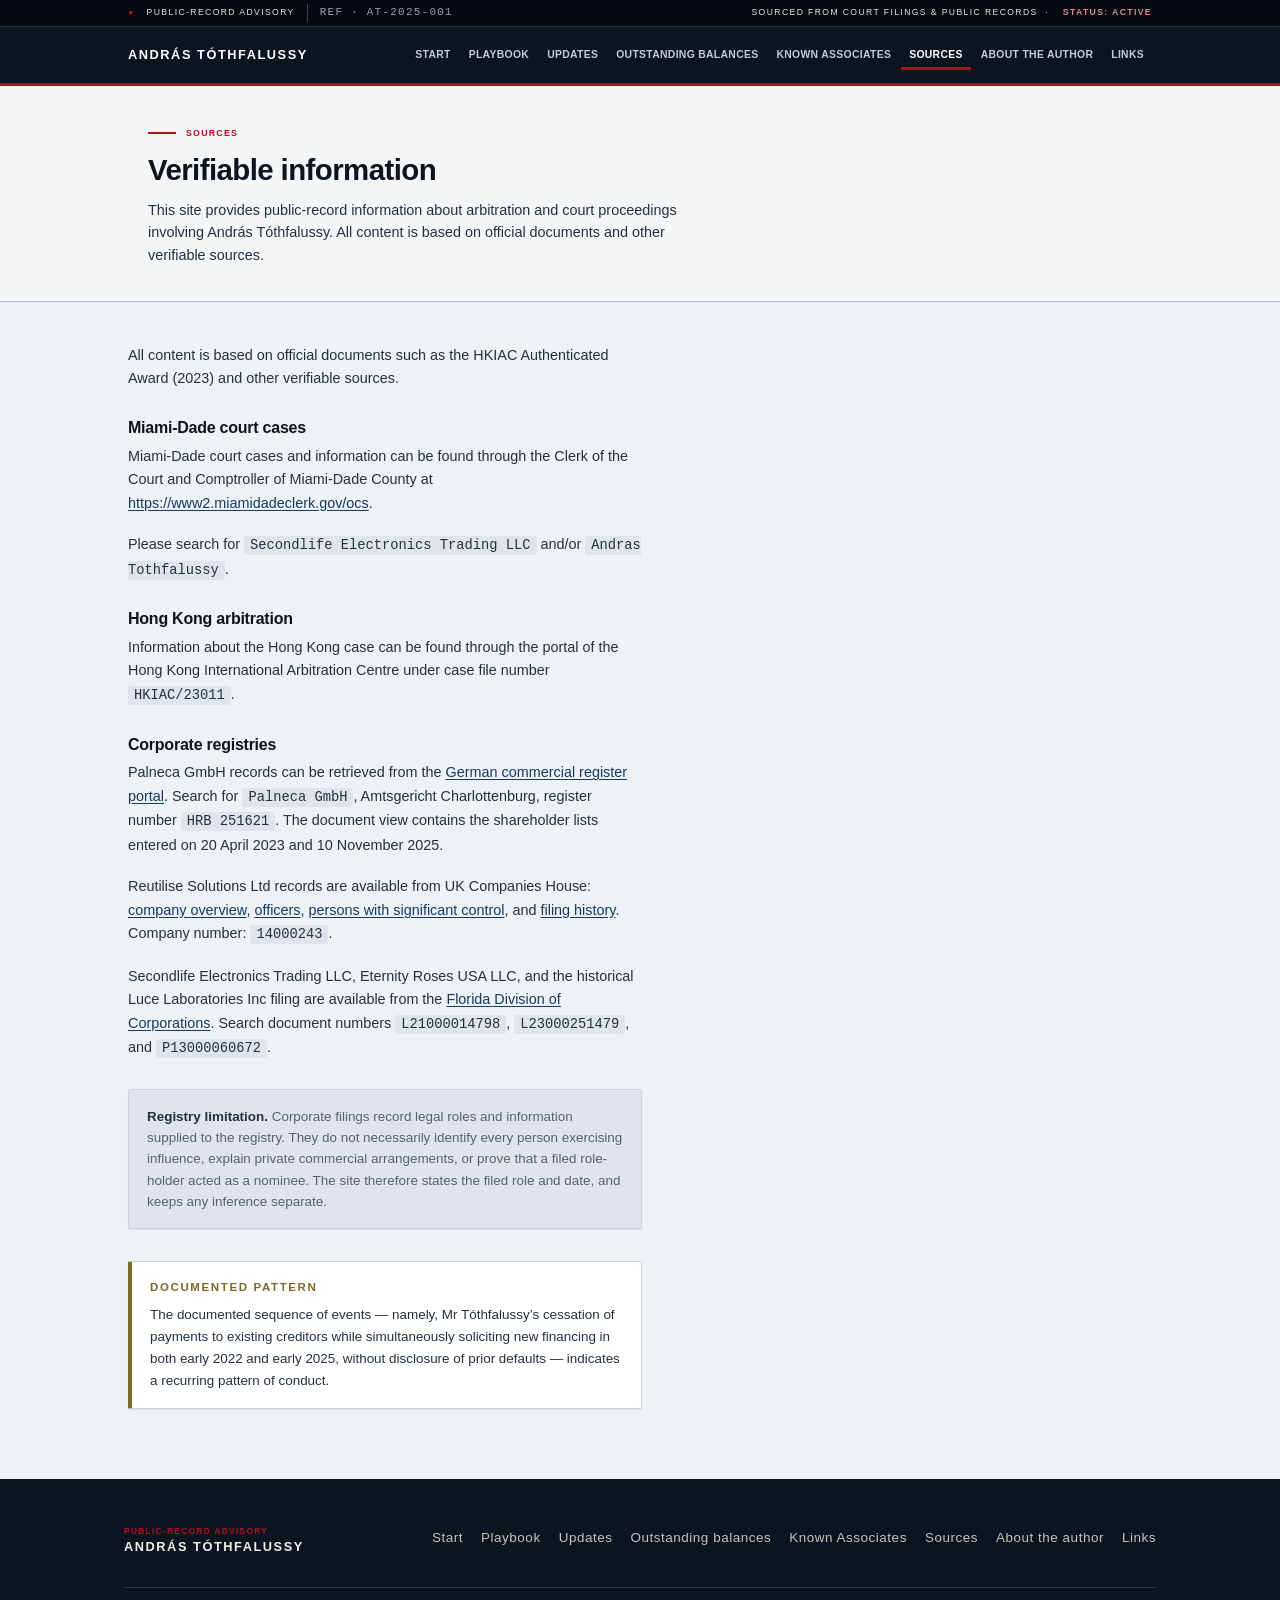
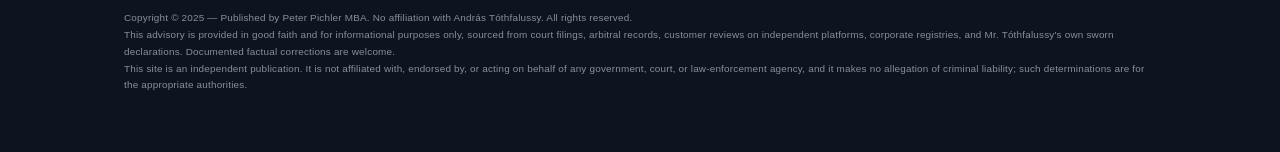
<file: sources/index.html>
<!DOCTYPE html>
<html lang="en">
<head>
<meta charset="utf-8">
<meta name="viewport" content="width=device-width, initial-scale=1">
<title>Court Proceedings Information | András Tóthfalussy</title>
<meta name="description" content="Where to verify the public-record information on this site: the Miami-Dade Clerk of the Court, the Hong Kong International Arbitration Centre case file HKIAC/23011, and other official sources.">
<meta name="robots" content="index,follow">
<link rel="canonical" href="https://andrastothfalussy.com/sources">
<link rel="stylesheet" href="../assets/styles.css?v=20261003-mobile">
</head>
<body>
<a class="skip-link" href="#main">Skip to content</a>

<div class="topstrip">
  <div class="wrap">
    <span class="ts-left"><span class="dot">●</span> Public-record advisory <span class="ts-ref">Ref · AT-2025-001</span></span>
    <span class="ts-right">Sourced from court filings &amp; public records &nbsp;·&nbsp; <span class="ts-status">Status: Active</span></span>
  </div>
</div>

<header class="site-header">
  <div class="wrap">
    <a class="brand" href="../">
      <span class="name">András Tóthfalussy</span>
    </a>
    <button class="nav-toggle" aria-label="Menu" aria-controls="primary-nav" aria-expanded="false"><span></span></button>
    <nav class="nav" id="primary-nav" aria-label="Primary">
      <a href="../">Start</a>
      <a href="../playbook/">Playbook</a>
      <a href="../updates/">Updates</a>
      <a href="../outstanding-balances/">Outstanding balances</a>
      <a href="../known-associates/">Known Associates</a>
      <a href="../sources/" aria-current="page">Sources</a>
      <a href="../about-the-author/">About the author</a>
      <a href="../links/">Links</a>
    </nav>
  </div>
</header>

<main id="main">

  <section class="hero">
    <div class="wrap">
      <p class="eyebrow">Sources</p>
      <h1>Verifiable information</h1>
      <p class="lede">This site provides public-record information about arbitration and court proceedings involving András Tóthfalussy. All content is based on official documents and other verifiable sources.</p>
    </div>
  </section>

  <section class="section">
    <div class="wrap">
      <div class="prose plain-links">
        <p>All content is based on official documents such as the HKIAC Authenticated Award (2023) and other verifiable sources.</p>

        <h3>Miami-Dade court cases</h3>
        <p>Miami-Dade court cases and information can be found through the Clerk of the Court and Comptroller of Miami-Dade County at <a href="https://www2.miamidadeclerk.gov/ocs" target="_blank" rel="noopener">https://www2.miamidadeclerk.gov/ocs</a>.</p>
        <p>Please search for <code>Secondlife Electronics Trading LLC</code> and/or <code>Andras Tothfalussy</code>.</p>

        <h3>Hong Kong arbitration</h3>
        <p>Information about the Hong Kong case can be found through the portal of the Hong Kong International Arbitration Centre under case file number <code>HKIAC/23011</code>.</p>

        <h3>Corporate registries</h3>
        <p>Palneca GmbH records can be retrieved from the <a href="https://www.handelsregister.de/rp_web/welcome.xhtml" target="_blank" rel="noopener">German commercial register portal</a>. Search for <code>Palneca GmbH</code>, Amtsgericht Charlottenburg, register number <code>HRB 251621</code>. The document view contains the shareholder lists entered on 20 April 2023 and 10 November 2025.</p>
        <p>Reutilise Solutions Ltd records are available from UK Companies House: <a href="https://find-and-update.company-information.service.gov.uk/company/14000243" target="_blank" rel="noopener">company overview</a>, <a href="https://find-and-update.company-information.service.gov.uk/company/14000243/officers" target="_blank" rel="noopener">officers</a>, <a href="https://find-and-update.company-information.service.gov.uk/company/14000243/persons-with-significant-control" target="_blank" rel="noopener">persons with significant control</a>, and <a href="https://find-and-update.company-information.service.gov.uk/company/14000243/filing-history" target="_blank" rel="noopener">filing history</a>. Company number: <code>14000243</code>.</p>
        <p>Secondlife Electronics Trading LLC, Eternity Roses USA LLC, and the historical Luce Laboratories Inc filing are available from the <a href="https://search.sunbiz.org/Inquiry/CorporationSearch/ByDocumentNumber" target="_blank" rel="noopener">Florida Division of Corporations</a>. Search document numbers <code>L21000014798</code>, <code>L23000251479</code>, and <code>P13000060672</code>.</p>

        <div class="disclaimer" style="margin-top:28px">
          <strong>Registry limitation.</strong> Corporate filings record legal roles and information supplied to the registry. They do not necessarily identify every person exercising influence, explain private commercial arrangements, or prove that a filed role-holder acted as a nominee. The site therefore states the filed role and date, and keeps any inference separate.
        </div>

        <div class="callout" style="margin-top:32px">
          <div class="callout-label">Documented pattern</div>
          <p>The documented sequence of events &mdash; namely, Mr Tóthfalussy&rsquo;s cessation of payments to existing creditors while simultaneously soliciting new financing in both early 2022 and early 2025, without disclosure of prior defaults &mdash; indicates a recurring pattern of conduct.</p>
        </div>
      </div>
    </div>
  </section>

</main>

<footer class="site-footer">
  <div class="wrap">
    <div class="foot-grid">
      <a class="brand" href="../">
        <span class="kicker">Public-record advisory</span>
        <span class="name">András Tóthfalussy</span>
      </a>
      <nav aria-label="Footer">
        <a href="../">Start</a>
      <a href="../playbook/">Playbook</a>
        <a href="../updates/">Updates</a>
        <a href="../outstanding-balances/">Outstanding balances</a>
        <a href="../known-associates/">Known Associates</a>
        <a href="../sources/">Sources</a>
        <a href="../about-the-author/">About the author</a>
        <a href="../links/">Links</a>
      </nav>
    </div>
    <p class="legal">
      Copyright © 2025 &mdash; Published by Peter Pichler MBA. No affiliation with András Tóthfalussy. All rights reserved.<br>
      This advisory is provided in good faith and for informational purposes only, sourced from court filings, arbitral records, customer reviews on independent platforms, corporate registries, and Mr. Tóthfalussy's own sworn declarations. Documented factual corrections are welcome.<br>
      This site is an independent publication. It is not affiliated with, endorsed by, or acting on behalf of any government, court, or law-enforcement agency, and it makes no allegation of criminal liability; such determinations are for the appropriate authorities.
    </p>
  </div>
</footer>

<script src="../assets/app.js?v=4"></script>
</body>
</html>
</file>
<file: assets/styles.css>
/* =========================================================================
   András Tóthfalussy — public-record advisory
   Redesign stylesheet. Self-contained, no external dependencies.
   ========================================================================= */

:root {
  --paper:      #faf8f4;
  --paper-2:    #f2eee6;
  --surface:    #ffffff;
  --ink:        #1a1d21;
  --ink-2:      #3a3f45;
  --muted:      #61666d;
  --faint:      #8b9098;
  --line:       #e4dfd5;
  --line-2:     #d6cfc1;
  --navy:       #1f3a5f;
  --navy-2:     #2c4d78;
  --oxblood:    #8e2b2b;
  --oxblood-2:  #7a2222;
  --amber:      #9a6a1e;
  --focus:      #2c4d78;

  --serif: Georgia, "Iowan Old Style", "Times New Roman", Times, serif;
  --sans: -apple-system, BlinkMacSystemFont, "Segoe UI", Roboto, Helvetica, Arial, sans-serif;
  --mono: ui-monospace, "SF Mono", "SFMono-Regular", Menlo, Consolas, "Liberation Mono", monospace;

  --wrap: 1080px;
  --wrap-narrow: 760px;
  --radius: 4px;
  --shadow: 0 1px 2px rgba(26,29,33,.05), 0 8px 28px rgba(26,29,33,.06);
  --shadow-sm: 0 1px 2px rgba(26,29,33,.06);
}

/* ----- reset ----- */
*, *::before, *::after { box-sizing: border-box; }
html { -webkit-text-size-adjust: 100%; scroll-behavior: smooth; }
body {
  margin: 0;
  font-family: var(--sans);
  color: var(--ink);
  background: var(--paper);
  line-height: 1.65;
  font-size: 18px;
  -webkit-font-smoothing: antialiased;
  text-rendering: optimizeLegibility;
}
img { max-width: 100%; height: auto; display: block; }
a { color: var(--navy); text-underline-offset: 2px; }
a:hover { color: var(--navy-2); }
:focus-visible { outline: 3px solid var(--focus); outline-offset: 2px; border-radius: 2px; }
h1, h2, h3, h4 { font-family: var(--serif); font-weight: 700; line-height: 1.18; color: var(--ink); letter-spacing: -0.01em; }
p { margin: 0 0 1.1rem; }
hr { border: 0; border-top: 1px solid var(--line); margin: 2.5rem 0; }

.wrap { max-width: var(--wrap); margin: 0 auto; padding: 0 24px; }
.narrow { max-width: var(--wrap-narrow); }
.skip-link {
  position: absolute; left: -999px; top: 0; background: var(--ink); color: #fff;
  padding: 10px 16px; z-index: 200; border-radius: 0 0 4px 0;
}
.skip-link:focus { left: 0; color:#fff; }

/* ----- top strip ----- */
.topstrip {
  background: var(--ink);
  color: #e9e4da;
  font-family: var(--sans);
  font-size: .72rem;
  letter-spacing: .16em;
  text-transform: uppercase;
}
.topstrip .wrap { display: flex; justify-content: space-between; align-items: center; gap: 12px; min-height: 34px; }
.topstrip .dot { color: var(--oxblood); }

/* ----- header / nav ----- */
.site-header {
  position: sticky; top: 0; z-index: 100;
  background: rgba(250,248,244,.92);
  backdrop-filter: saturate(140%) blur(8px);
  border-bottom: 1px solid var(--line);
}
.site-header .wrap { display: flex; align-items: center; justify-content: space-between; min-height: 68px; gap: 16px; }
.brand { display: flex; flex-direction: column; text-decoration: none; line-height: 1.05; }
.brand .name {
  font-family: var(--sans); font-weight: 700; letter-spacing: .18em;
  text-transform: uppercase; font-size: .92rem; color: var(--ink);
}
.brand .kicker { font-size: .64rem; letter-spacing: .22em; text-transform: uppercase; color: var(--oxblood); font-weight: 600; }

.nav { display: flex; align-items: center; gap: 4px; }
.nav a {
  font-family: var(--sans); font-size: .82rem; font-weight: 600; letter-spacing: .02em;
  color: var(--ink-2); text-decoration: none; padding: 8px 12px; border-radius: var(--radius);
  text-transform: uppercase; letter-spacing: .06em;
}
.nav a:hover { background: var(--paper-2); color: var(--ink); }
.nav a[aria-current="page"] { color: var(--oxblood); box-shadow: inset 0 -2px 0 var(--oxblood); border-radius: 0; }

.nav-toggle {
  display: none; background: none; border: 1px solid var(--line-2); border-radius: var(--radius);
  width: 42px; height: 38px; cursor: pointer; align-items: center; justify-content: center;
}
.nav-toggle span, .nav-toggle span::before, .nav-toggle span::after {
  content: ""; display: block; width: 20px; height: 2px; background: var(--ink); position: relative;
}
.nav-toggle span::before { position: absolute; top: -6px; }
.nav-toggle span::after { position: absolute; top: 6px; }

/* ----- hero ----- */
.hero { background: linear-gradient(180deg, var(--paper) 0%, var(--paper-2) 100%); border-bottom: 1px solid var(--line); }
.hero .wrap { padding-top: 64px; padding-bottom: 56px; }
.hero .eyebrow {
  font-family: var(--sans); font-size: .74rem; letter-spacing: .2em; text-transform: uppercase;
  color: var(--oxblood); font-weight: 700; margin-bottom: 18px;
  display: inline-flex; align-items: center; gap: 10px;
}
.hero .eyebrow::before { content: ""; width: 28px; height: 2px; background: var(--oxblood); display: inline-block; }
.hero h1 { font-size: clamp(2.1rem, 5vw, 3.4rem); margin: 0 0 18px; max-width: 18ch; }
.hero .lede { font-size: 1.22rem; color: var(--ink-2); max-width: 46ch; margin: 0; }

/* stat tiles */
.stats { display: grid; grid-template-columns: repeat(4, 1fr); gap: 1px; background: var(--line); border: 1px solid var(--line); border-radius: var(--radius); overflow: hidden; margin-top: 44px; }
.stat { background: var(--surface); padding: 20px 20px; }
.stat .n { font-family: var(--serif); font-size: 1.5rem; font-weight: 700; color: var(--navy); line-height: 1.1; }
.stat .l { font-size: .78rem; color: var(--muted); margin-top: 6px; letter-spacing: .02em; }
.stat.alert .n { color: var(--oxblood); }

/* ----- generic sections ----- */
.section { padding: 64px 0; }
.section.tight { padding: 44px 0; }
.section + .section { border-top: 1px solid var(--line); }
.section-head { margin-bottom: 32px; }
.section-head .eyebrow {
  font-family: var(--sans); font-size: .72rem; letter-spacing: .18em; text-transform: uppercase;
  color: var(--oxblood); font-weight: 700; margin-bottom: 10px;
}
.section-head h2 { font-size: clamp(1.6rem, 3.4vw, 2.2rem); margin: 0; }
.prose { max-width: 68ch; }
.prose p { color: var(--ink-2); }
.prose h3 { font-size: 1.28rem; margin: 2rem 0 .6rem; }
.lead-note { font-size: 1.08rem; color: var(--ink-2); }

/* labelled category block */
.cat { display: grid; grid-template-columns: 200px 1fr; gap: 28px; padding: 26px 0; border-top: 1px solid var(--line); }
.cat:last-child { border-bottom: 1px solid var(--line); }
.cat .cat-label { font-family: var(--serif); font-weight: 700; font-size: 1.05rem; color: var(--ink); }
.cat .cat-label small { display: block; font-family: var(--sans); font-weight: 600; font-size: .72rem; letter-spacing: .12em; text-transform: uppercase; color: var(--oxblood); margin-bottom: 6px; }
.cat p { margin: 0; color: var(--ink-2); }

/* case cards */
.cases { display: grid; grid-template-columns: repeat(2, 1fr); gap: 20px; }
.case {
  background: var(--surface); border: 1px solid var(--line); border-radius: var(--radius);
  padding: 26px 26px 24px; box-shadow: var(--shadow-sm); position: relative; overflow: hidden;
}
.case::before { content: ""; position: absolute; left: 0; top: 0; bottom: 0; width: 4px; background: var(--navy); }
.case.win::before { background: var(--oxblood); }
.case .jur { font-family: var(--sans); font-size: .72rem; letter-spacing: .14em; text-transform: uppercase; color: var(--muted); font-weight: 700; }
.case h3 { font-size: 1.22rem; margin: 6px 0 4px; }
.case .amount { font-family: var(--mono); font-size: .92rem; color: var(--navy); font-weight: 600; margin-bottom: 12px; }
.case.win .amount { color: var(--oxblood); }
.case p { font-size: .96rem; color: var(--ink-2); margin: 0; }
.case .badge {
  display: inline-block; margin-top: 14px; font-size: .7rem; font-weight: 700; letter-spacing: .1em;
  text-transform: uppercase; padding: 4px 10px; border-radius: 100px; background: var(--paper-2); color: var(--ink-2);
}
.case.win .badge { background: #f3e2e0; color: var(--oxblood); }

/* callout / advisory box */
.callout {
  background: var(--surface); border: 1px solid var(--line); border-left: 4px solid var(--amber);
  border-radius: var(--radius); padding: 22px 26px; margin: 28px 0; box-shadow: var(--shadow-sm);
}
.callout p:last-child { margin-bottom: 0; }
.callout .callout-label { font-size: .72rem; font-weight: 700; letter-spacing: .14em; text-transform: uppercase; color: var(--amber); margin-bottom: 8px; }

/* disclaimer */
.disclaimer { background: var(--paper-2); border: 1px solid var(--line); border-radius: var(--radius); padding: 22px 26px; font-size: .92rem; color: var(--muted); }
.disclaimer strong { color: var(--ink-2); }

/* ----- updates feed ----- */
.feed { max-width: 780px; }
.update { padding: 40px 0; border-top: 1px solid var(--line); }
.update:first-child { border-top: 0; padding-top: 8px; }
.update .kicker { font-family: var(--sans); font-size: .72rem; letter-spacing: .14em; text-transform: uppercase; font-weight: 700; color: var(--oxblood); margin-bottom: 10px; }
.update h2 { font-size: clamp(1.4rem, 3vw, 1.8rem); margin: 0 0 16px; }
.update .body p { color: var(--ink-2); }
.update .body h3 { font-family: var(--serif); font-size: 1.16rem; margin: 1.6rem 0 .5rem; color: var(--ink); }
.update .body ul { margin: 0 0 1.1rem; padding-left: 1.1rem; }
.update .body li { margin-bottom: .4rem; color: var(--ink-2); }

/* pull quote */
.pull {
  font-family: var(--serif); font-size: 1.2rem; font-style: italic; color: var(--ink);
  border-left: 3px solid var(--oxblood); padding: 4px 0 4px 20px; margin: 20px 0;
}

/* timeline */
.timeline { list-style: none; margin: 22px 0; padding: 0; position: relative; }
.timeline::before { content: ""; position: absolute; left: 7px; top: 6px; bottom: 6px; width: 2px; background: var(--line-2); }
.timeline li { position: relative; padding: 0 0 20px 34px; }
.timeline li::before { content: ""; position: absolute; left: 0; top: 5px; width: 16px; height: 16px; border-radius: 50%; background: var(--surface); border: 3px solid var(--navy); }
.timeline li.flag::before { border-color: var(--oxblood); }
.timeline .date { font-family: var(--mono); font-size: .82rem; font-weight: 600; color: var(--navy); display: block; }
.timeline .ev { color: var(--ink-2); font-size: .96rem; }

/* comparison table */
.compare { width: 100%; border-collapse: collapse; margin: 22px 0; font-size: .95rem; background: var(--surface); border: 1px solid var(--line); border-radius: var(--radius); overflow: hidden; }
.compare caption { text-align: left; font-family: var(--sans); font-size: .72rem; letter-spacing: .14em; text-transform: uppercase; font-weight: 700; color: var(--oxblood); padding: 14px 16px; background: var(--paper-2); }
.compare th, .compare td { text-align: left; padding: 14px 16px; border-top: 1px solid var(--line); vertical-align: top; }
.compare thead th { font-family: var(--sans); font-size: .74rem; letter-spacing: .08em; text-transform: uppercase; color: var(--muted); background: var(--paper); }
.compare td.q { font-family: var(--serif); font-style: italic; color: var(--ink); }
.compare .when { font-family: var(--mono); font-size: .8rem; color: var(--muted); white-space: nowrap; }

/* filing tag */
.filing { display: inline-block; font-family: var(--mono); font-size: .78rem; color: var(--muted); background: var(--paper-2); border: 1px solid var(--line); border-radius: 100px; padding: 3px 12px; margin-top: 6px; }

/* ----- person cards (known associates) ----- */
.watch-panel { max-width: 1080px; margin: 0 0 34px; overflow: hidden; background: var(--ink); color: #ece7dd; border-top: 3px solid var(--oxblood); border-radius: var(--radius); box-shadow: var(--shadow); }
#verification-watchlist { scroll-margin-top: 150px; }
.watch-head { display: grid; grid-template-columns: minmax(220px, .7fr) minmax(0, 1.3fr); gap: 34px; padding: 30px 32px 26px; align-items: start; }
.watch-head .eyebrow { color: #e6a5a5; margin-bottom: 8px; }
.watch-head h2 { color: #fff; margin: 0; font-size: clamp(1.7rem, 3vw, 2.35rem); }
.watch-head > p { color: #c8c3b9; margin: 2px 0 0; max-width: 68ch; }
.watch-grid { display: grid; grid-template-columns: .9fr 1.1fr; border-top: 1px solid #333b46; }
.watch-group { padding: 26px 32px 30px; }
.watch-group + .watch-group { border-left: 1px solid #333b46; }
.watch-group h3 { color: #e8b46d; margin: 0 0 14px; font-family: var(--mono); font-size: .75rem; letter-spacing: .14em; text-transform: uppercase; }
.watch-list { list-style: none; margin: 0; padding: 0; }
.watch-list li { display: grid; gap: 3px; padding: 12px 0; border-top: 1px solid #303741; }
.watch-list li:first-child { border-top: 0; padding-top: 0; }
.watch-list strong { color: #fff; font-size: .98rem; letter-spacing: .01em; }
.watch-list span { color: #aeb5bf; font-size: .86rem; line-height: 1.5; }
.watch-list .watch-subhead { margin-top: 10px; padding: 16px 0 10px; border-top-color: #5d4a2e; }
.watch-list .watch-subhead span { color: #e8b46d; font-family: var(--mono); font-size: .7rem; font-weight: 700; letter-spacing: .1em; text-transform: uppercase; }
.watch-list .pending { position: relative; padding-left: 15px; }
.watch-list .pending::before { content: ""; position: absolute; left: 0; top: 18px; width: 5px; height: 5px; border-radius: 50%; background: #e8b46d; }
.watch-list .pending span { color: #c2b7a7; }
.watch-note { margin: 0; padding: 18px 32px 20px; border-top: 1px solid #333b46; background: #121922; color: #c8c3b9; font-size: .84rem; }
.people { display: grid; grid-template-columns: 1fr; gap: 22px; max-width: 820px; }
.person { background: var(--surface); border: 1px solid var(--line); border-radius: var(--radius); padding: 26px 28px; box-shadow: var(--shadow-sm); }
.person h3 { font-size: 1.3rem; margin: 0 0 4px; }
.person .meta { font-size: .78rem; letter-spacing: .04em; text-transform: uppercase; color: var(--muted); font-weight: 600; margin-bottom: 14px; }
.person p { color: var(--ink-2); font-size: .98rem; }
.person .reply { margin-top: 14px; padding-top: 14px; border-top: 1px dashed var(--line-2); font-size: .9rem; color: var(--muted); }

/* ----- sources / links lists ----- */
.res-list { list-style: none; margin: 0; padding: 0; display: grid; gap: 14px; max-width: 820px; }
.res {
  display: flex; align-items: baseline; gap: 16px; background: var(--surface); border: 1px solid var(--line);
  border-radius: var(--radius); padding: 18px 22px; box-shadow: var(--shadow-sm); text-decoration: none;
}
.res:hover { border-color: var(--line-2); box-shadow: var(--shadow); }
.res .host { font-family: var(--mono); font-size: .8rem; color: var(--oxblood); font-weight: 600; min-width: 0; word-break: break-word; }
.res .full { display: block; font-size: .82rem; color: var(--muted); margin-top: 4px; word-break: break-all; }
.res .arrow { margin-left: auto; color: var(--faint); }

/* generic content link list (sources page) */
.plain-links { max-width: 760px; }
.plain-links code { font-family: var(--mono); font-size: .86rem; background: var(--paper-2); padding: 2px 6px; border-radius: 3px; }

/* ----- contact CTA ----- */
.cta { background: var(--ink); color: #ece7dd; border-radius: var(--radius); padding: 44px 40px; text-align: center; }
.cta h2 { color: #fff; font-size: 1.7rem; margin: 0 0 12px; }
.cta p { color: #c8c3b9; max-width: 52ch; margin: 0 auto 24px; }
.btn {
  display: inline-block; font-family: var(--sans); font-weight: 700; font-size: .92rem; letter-spacing: .04em;
  text-decoration: none; padding: 14px 28px; border-radius: var(--radius); cursor: pointer; border: 0;
}
.btn-primary { background: var(--oxblood); color: #fff; }
.btn-primary:hover { background: var(--oxblood-2); color: #fff; }
.btn-ghost { background: transparent; color: var(--ink); border: 1px solid var(--line-2); }
.btn-ghost:hover { background: var(--paper-2); color: var(--ink); }

/* ----- footer ----- */
.site-footer { background: var(--ink); color: #b7b2a8; margin-top: 0; }
.site-footer .wrap { padding: 48px 24px 40px; }
.site-footer .foot-grid { display: flex; flex-wrap: wrap; gap: 32px; justify-content: space-between; align-items: flex-start; }
.site-footer .brand .name { color: #f2eee6; }
.site-footer nav { display: flex; flex-wrap: wrap; gap: 18px; }
.site-footer nav a { color: #c8c3b9; text-decoration: none; font-size: .84rem; letter-spacing: .04em; }
.site-footer nav a:hover { color: #fff; }
.site-footer .legal { margin-top: 34px; padding-top: 22px; border-top: 1px solid #33373d; font-size: .74rem; color: #8b8f96; letter-spacing: .02em; line-height: 1.7; }

/* small utilities */
.eyebrow-inline { font-size: .72rem; letter-spacing: .16em; text-transform: uppercase; color: var(--oxblood); font-weight: 700; }
.mt0 { margin-top: 0; } .mb0 { margin-bottom: 0; }
.center { text-align: center; }

/* ----- responsive ----- */
@media (max-width: 860px) {
  .stats { grid-template-columns: repeat(2, 1fr); }
  .cases { grid-template-columns: 1fr; }
  .cat { grid-template-columns: 1fr; gap: 10px; }
  .watch-head, .watch-grid { grid-template-columns: 1fr; }
  .watch-group + .watch-group { border-left: 0; border-top: 1px solid #333b46; }
  .nav {
    position: fixed; inset: 0 0 auto 0; top: 102px; flex-direction: column; align-items: stretch;
    background: var(--paper); border-bottom: 1px solid var(--line); padding: 10px 16px 18px; gap: 2px;
    box-shadow: var(--shadow); transform: translateY(-140%); transition: transform .22s ease; height: auto;
  }
  .nav.open { transform: translateY(0); }
  .nav a { padding: 12px 10px; border-radius: var(--radius); }
  .nav a[aria-current="page"] { box-shadow: inset 3px 0 0 var(--oxblood); }
  .nav-toggle { display: inline-flex; }
}
@media (max-width: 520px) {
  body { font-size: 17px; }
  .stats { grid-template-columns: 1fr; }
  .cta { padding: 32px 22px; }
  .compare thead { display: none; }
  .compare, .compare tbody, .compare tr, .compare td { display: block; width: 100%; }
  .compare td { border-top: 0; }
  .compare tr { border-top: 1px solid var(--line); padding: 6px 0; }
}

@media print {
  .site-header, .topstrip, .nav-toggle, .cta, .site-footer nav { display: none; }
  body { background: #fff; font-size: 12pt; }
}

/* stacked full-width case files */
.stack { display: grid; gap: 20px; }
.stack .case p + p { margin-top: .9rem; }

/* ===== pattern / playbook ===== */
.playbook-intro { max-width: 68ch; margin-bottom: 34px; }
.playbook-intro p { color: var(--ink-2); }

.cycle { display: grid; grid-template-columns: repeat(3, 1fr); gap: 14px; margin: 8px 0 40px; counter-reset: step; }
.step {
  background: var(--surface); border: 1px solid var(--line); border-radius: var(--radius);
  padding: 20px 20px 18px; position: relative; box-shadow: var(--shadow-sm);
}
.step .num { font-family: var(--mono); font-size: .78rem; font-weight: 700; color: var(--oxblood); letter-spacing: .1em; }
.step h4 { font-family: var(--serif); font-size: 1.06rem; margin: 6px 0 6px; }
.step p { font-size: .9rem; color: var(--muted); margin: 0; }

.pattern-cases { display: grid; grid-template-columns: 1fr 1fr; gap: 20px; }
.pcol { background: var(--surface); border: 1px solid var(--line); border-radius: var(--radius); padding: 24px 26px; box-shadow: var(--shadow-sm); }
.pcol .phead { display: flex; align-items: baseline; justify-content: space-between; gap: 12px; margin-bottom: 4px; }
.pcol h3 { font-size: 1.18rem; margin: 0; }
.pcol .sub { font-size: .82rem; color: var(--muted); margin: 2px 0 16px; }
.status { font-size: .66rem; font-weight: 700; letter-spacing: .1em; text-transform: uppercase; padding: 4px 10px; border-radius: 100px; white-space: nowrap; }
.status.done { background: #f3e2e0; color: var(--oxblood); }
.status.progress { background: #f3ead7; color: var(--amber); }
.pcol ol { margin: 0; padding-left: 1.2rem; }
.pcol ol li { margin-bottom: .55rem; color: var(--ink-2); font-size: .94rem; }
.pcol ol li::marker { color: var(--faint); font-variant-numeric: tabular-nums; }

.forecast { background: var(--surface); border: 1px solid var(--line); border-left: 4px solid var(--oxblood); border-radius: var(--radius); padding: 26px 28px; margin-top: 24px; box-shadow: var(--shadow-sm); }
.forecast .callout-label { color: var(--oxblood); font-size: .72rem; font-weight: 700; letter-spacing: .14em; text-transform: uppercase; margin-bottom: 10px; }
.forecast p { color: var(--ink-2); }
.forecast p:last-child { margin-bottom: 0; }
.forecast .hedge { font-size: .86rem; color: var(--muted); font-style: italic; }

@media (max-width: 860px) {
  .cycle { grid-template-columns: repeat(2, 1fr); }
  .pattern-cases { grid-template-columns: 1fr; }
}
@media (max-width: 520px) {
  .cycle { grid-template-columns: 1fr; }
}

/* ===== images: hero banner + figures ===== */
.hero-media { margin-top: 34px; border: 1px solid var(--line); border-radius: var(--radius); overflow: hidden; box-shadow: var(--shadow); background: var(--paper-2); }
.hero-media img { width: 100%; height: clamp(200px, 32vw, 360px); object-fit: cover; display: block; }

.figure-block { margin-top: 40px; }
.figure-block .fig-eyebrow { font-size: .72rem; letter-spacing: .16em; text-transform: uppercase; color: var(--oxblood); font-weight: 700; margin-bottom: 14px; }
.figure-grid { display: grid; grid-template-columns: repeat(3, 1fr); gap: 18px; }
.figure-grid.two { grid-template-columns: repeat(2, 1fr); }
figure.figure { margin: 0; background: var(--surface); border: 1px solid var(--line); border-radius: var(--radius); overflow: hidden; box-shadow: var(--shadow-sm); }
figure.figure a { display: block; }
figure.figure img { width: 100%; height: 260px; object-fit: contain; background: var(--paper-2); display: block; }
figure.figure figcaption { font-size: .8rem; color: var(--muted); padding: 10px 14px; border-top: 1px solid var(--line); }

.portrait-figure { max-width: 320px; margin: 34px 0 0; background: var(--surface); border: 1px solid var(--line); border-radius: var(--radius); overflow: hidden; box-shadow: var(--shadow-sm); }
.portrait-figure img { width: 100%; height: auto; display: block; }
.portrait-figure figcaption { font-size: .8rem; color: var(--muted); padding: 10px 14px; border-top: 1px solid var(--line); }

@media (max-width: 860px) { .figure-grid { grid-template-columns: 1fr 1fr; } }
@media (max-width: 520px) { .figure-grid, .figure-grid.two { grid-template-columns: 1fr; } }

/* ===================================================================
   OFFICIAL-REGISTER / DOSSIER STYLING
   Evokes an official public-record notice. NOT a government body.
   =================================================================== */

/* official topstrip variant */
.topstrip .ts-left { display: inline-flex; align-items: center; gap: 12px; }
.topstrip .ts-ref { font-family: var(--mono); font-size: .68rem; letter-spacing: .12em; color: #9aa0a8; border-left: 1px solid #3a3f45; padding-left: 12px; }
.topstrip .ts-right { display: inline-flex; align-items: center; gap: 10px; }
.topstrip .ts-status { color: #d98b8b; font-weight: 700; }

/* advisory notice band */
.notice-band { background: var(--paper-2); border-top: 1px solid var(--line); border-bottom: 1px solid var(--line); }
.notice-band .wrap { display: flex; align-items: flex-start; gap: 18px; padding: 16px 24px; }
.notice-band .seal-sm { flex: 0 0 auto; }
.notice-band p { margin: 0; font-size: .82rem; color: var(--muted); line-height: 1.6; }
.notice-band strong { color: var(--ink-2); letter-spacing: .02em; }

/* CSS emblem (neutral, not a government seal) */
.seal {
  width: 92px; height: 92px; border-radius: 50%;
  border: 2px solid var(--oxblood); color: var(--oxblood);
  display: flex; align-items: center; justify-content: center; text-align: center;
  font-family: var(--mono); font-size: .52rem; letter-spacing: .14em; line-height: 1.5;
  text-transform: uppercase; position: relative; background: var(--surface);
}
.seal::before { content: ""; position: absolute; inset: 6px; border: 1px solid var(--oxblood); border-radius: 50%; opacity: .5; }
.seal span { max-width: 66px; }
.seal-sm { width: 54px; height: 54px; font-size: .4rem; border-width: 1.5px; }
.seal-sm::before { inset: 4px; }

/* subject dossier */
.dossier { background: var(--surface); border: 1px solid var(--line-2); border-radius: var(--radius); box-shadow: var(--shadow); overflow: hidden; }
.dossier-head { display: flex; align-items: center; justify-content: space-between; gap: 16px; background: var(--ink); color: #ece7dd; padding: 16px 26px; }
.dossier-head .dh-title { font-family: var(--mono); font-size: .8rem; letter-spacing: .2em; text-transform: uppercase; font-weight: 700; }
.dossier-head .dh-status { font-family: var(--mono); font-size: .7rem; letter-spacing: .1em; color: #e6a5a5; border: 1px solid #6a4a4a; border-radius: 100px; padding: 4px 12px; white-space: nowrap; }
.dossier-body { display: grid; grid-template-columns: 200px 1fr; gap: 0; }
.dossier-photo { border-right: 1px solid var(--line); background: var(--paper-2); display: flex; flex-direction: column; align-items: center; justify-content: center; padding: 28px 18px; text-align: center; min-height: 240px; }
.dossier-photo .silhouette { width: 76px; height: 76px; border-radius: 50%; background: repeating-linear-gradient(45deg, #d9d3c7, #d9d3c7 6px, #cfc9bb 6px, #cfc9bb 12px); margin-bottom: 14px; }
.dossier-photo .no-photo { font-family: var(--mono); font-size: .64rem; letter-spacing: .1em; text-transform: uppercase; color: var(--faint); line-height: 1.5; }
.dossier-data { padding: 6px 0; }
.drow { display: grid; grid-template-columns: 190px 1fr; gap: 16px; padding: 12px 26px; border-top: 1px solid var(--line); }
.drow:first-child { border-top: 0; }
.drow .dk { font-family: var(--mono); font-size: .68rem; letter-spacing: .1em; text-transform: uppercase; color: var(--muted); padding-top: 2px; }
.drow .dv { font-size: .96rem; color: var(--ink); }
.drow .dv.flag { color: var(--oxblood); font-weight: 600; }
.dossier-foot { padding: 14px 26px; border-top: 1px solid var(--line); background: var(--paper-2); font-size: .76rem; color: var(--muted); }

/* signed-order callout on updates */
.order-strip { display: inline-flex; align-items: center; gap: 10px; font-family: var(--mono); font-size: .74rem; letter-spacing: .04em; color: var(--oxblood); background: #f3e2e0; border: 1px solid #e3c4c1; border-radius: 100px; padding: 5px 14px; margin-bottom: 4px; }

@media (max-width: 720px) {
  .dossier-body { grid-template-columns: 1fr; }
  .dossier-photo { border-right: 0; border-bottom: 1px solid var(--line); min-height: 0; flex-direction: row; gap: 16px; justify-content: flex-start; }
  .dossier-photo .silhouette { margin-bottom: 0; }
  .drow { grid-template-columns: 1fr; gap: 4px; }
  .notice-band .wrap { flex-direction: column; gap: 12px; }
}

/* ===================================================================
   INSTITUTIONAL / JUSTICE THEME OVERRIDE  (appended last = wins)
   Cool, official, law-enforcement-register aesthetic.
   =================================================================== */
:root {
  --paper:      #eef1f5;   /* cool light steel */
  --paper-2:    #e0e5ec;
  --surface:    #ffffff;
  --ink:        #0c1420;   /* near-black navy */
  --ink-2:      #223140;
  --muted:      #55626f;
  --faint:      #8592a0;
  --line:       #ccd4dd;
  --line-2:     #b3bec9;
  --navy:       #123a63;   /* official blue */
  --navy-2:     #0c2743;
  --oxblood:    #b0111d;   /* justice red / notice red */
  --oxblood-2:  #8a0d16;
  --amber:      #7c6a2c;
  --focus:      #123a63;

  /* institutional sans everywhere; retire the editorial serif */
  --serif: "Helvetica Neue", Helvetica, Arial, "Segoe UI", system-ui, sans-serif;
  --sans:  "Helvetica Neue", Helvetica, Arial, "Segoe UI", Roboto, system-ui, sans-serif;

  --radius: 2px;
  --shadow: 0 1px 0 rgba(12,20,32,.05), 0 2px 6px rgba(12,20,32,.08);
  --shadow-sm: 0 1px 2px rgba(12,20,32,.07);
}

body { background: var(--paper); }
h1, h2, h3, h4 { font-weight: 800; letter-spacing: -0.01em; }

/* dark official header with a red authority rule */
.site-header {
  background: var(--ink);
  border-bottom: 3px solid var(--oxblood);
  -webkit-backdrop-filter: none; backdrop-filter: none;
}
.site-header .wrap { min-height: 66px; }
.site-header .brand .name { color: #ffffff; }
.site-header .brand .kicker { color: #e39aa0; }
.site-header .nav a { color: #c2ccd7; }
.site-header .nav a:hover { color: #fff; background: rgba(255,255,255,.08); }
.site-header .nav a[aria-current="page"] { color: #fff; box-shadow: inset 0 -3px 0 var(--oxblood); }
.nav-toggle { border-color: #38424f; }
.nav-toggle span, .nav-toggle span::before, .nav-toggle span::after { background: #fff; }

/* topstrip: official bulletin bar */
.topstrip { background: #060b12; border-bottom: 1px solid #263241; }

/* hero: cool steel, heavy sans title, red eyebrow */
.hero { background: linear-gradient(180deg, #eef1f5 0%, #dfe5ec 100%); border-bottom: 1px solid var(--line-2); }
.hero h1 { font-weight: 800; }
.hero .eyebrow, .section-head .eyebrow, .fig-eyebrow { color: var(--oxblood); }

/* mobile nav dropdown stays dark to match header */
@media (max-width: 860px) {
  .site-header .nav { background: var(--ink); border-bottom: 3px solid var(--oxblood); }
  .site-header .nav a { color: #c2ccd7; }
  .site-header .nav a[aria-current="page"] { box-shadow: inset 3px 0 0 var(--oxblood); }
}

/* stat tiles: official sans figures */
.stat .n { font-family: var(--sans); font-weight: 800; color: var(--navy); letter-spacing: -0.01em; }
.stat.alert .n { color: var(--oxblood); }

/* flatter, more document-like cards */
.case, .person, figure.figure, .dossier, .callout, .disclaimer, .res, .forecast, .step, .pcol { box-shadow: var(--shadow-sm); }

/* pull quotes: upright, official, not editorial-italic */
.pull { font-family: var(--sans); font-style: normal; font-size: 1.06rem; font-weight: 600; color: var(--ink); border-left: 3px solid var(--oxblood); background: var(--paper-2); padding: 14px 18px; }

/* section headings: tighter, institutional */
.section-head h2 { font-weight: 800; }

/* dossier header: add a red top rule for authority */
.dossier { border-top: 3px solid var(--oxblood); }

/* buttons */
.btn-primary { background: var(--oxblood); }
.btn-primary:hover { background: var(--oxblood-2); }

/* author page: portrait beside the text */
.author-layout { display: grid; grid-template-columns: minmax(0,1fr) 300px; gap: 44px; align-items: start; }
.author-aside .portrait-figure { position: sticky; top: 92px; max-width: 300px; margin: 0; }
@media (max-width: 820px) {
  .author-layout { grid-template-columns: 1fr; }
  .author-aside { order: -1; }
  .author-aside .portrait-figure { position: static; max-width: 260px; }
}

/* subject "wanted" photo: square, top of the dossier column */
.dossier-photo.photo-cell { padding: 0; min-height: 0; background: #0c1420; display: flex; flex-direction: column; align-items: stretch; justify-content: flex-start; }
.subject-photo { width: 100%; aspect-ratio: 1 / 1; object-fit: cover; object-position: center; display: block; }
.photo-tag { font-family: var(--mono); font-size: .6rem; letter-spacing: .12em; text-transform: uppercase; color: #8592a0; padding: 10px 14px; }
@media (max-width: 720px) {
  .dossier-photo.photo-cell { flex-direction: row; align-items: center; gap: 14px; padding: 14px; }
  .subject-photo { width: 120px; height: 120px; aspect-ratio: auto; flex: 0 0 auto; }
  .photo-tag { padding: 0; }
}

/* breathing room between the two wordmark lines */
.brand { gap: 6px; }
.brand .kicker { line-height: 1; }
.brand .name { line-height: 1.05; }

/* keep hero title and subtitle on one line where the text is short enough */
.hero h1 { max-width: none; }
.hero .lede { max-width: none; }

/* ============ FEEDBACK FIXES: menu wrapping + oversized fonts ============ */
body { font-size: 17px; }
.hero h1 { font-size: clamp(1.8rem, 3.8vw, 2.7rem); }
.hero .lede { font-size: 1.1rem; }
.section-head h2 { font-size: clamp(1.4rem, 2.8vw, 1.9rem); }
.topstrip { font-size: .66rem; }

/* desktop nav: never let an item break onto a second line */
.nav { gap: 2px; }
.nav a { white-space: nowrap; font-size: .78rem; letter-spacing: .04em; padding: 8px 10px; }

/* collapse to a clean menu button below 1024px so the bar can't wrap */
@media (max-width: 1024px) {
  .nav-toggle { display: inline-flex; }
  #primary-nav {
    position: fixed; inset: auto 0 auto 0; top: 98px; flex-direction: column; align-items: stretch;
    background: var(--ink); border-bottom: 3px solid var(--oxblood); padding: 10px 16px 18px; gap: 2px;
    box-shadow: var(--shadow); transform: translateY(-170%); transition: transform .22s ease; height: auto;
  }
  #primary-nav.open { transform: translateY(0); }
  #primary-nav a { padding: 12px 10px; color: #c2ccd7; white-space: nowrap; }
  #primary-nav a[aria-current="page"] { box-shadow: inset 3px 0 0 var(--oxblood); }
  .topstrip .ts-ref { display: none; }
}
@media (max-width: 760px) {
  .topstrip .ts-right { display: none; }
}

/* wider content column so large screens aren't mostly margin */
:root { --wrap: 1400px; }

/* mobile: stop the dossier status pill from overflowing sideways */
@media (max-width: 720px) {
  .dossier-head { flex-direction: column; align-items: flex-start; gap: 10px; }
  .dossier-head .dh-status { white-space: normal; }
}

/* ===================================================================
   EVIDENCE-LED HOMEPAGE
   Stronger hierarchy built from the documented outcomes and watchlist.
   =================================================================== */
.hero .wrap { max-width: 1240px; padding-top: 50px; padding-bottom: 42px; }
.hero-grid { display: grid; grid-template-columns: minmax(0, .92fr) minmax(460px, 1.08fr); gap: clamp(38px, 5vw, 64px); align-items: center; }
.hero-grid .hero-copy { min-width: 0; }
.hero-grid h1 { max-width: 17ch; font-size: clamp(2.35rem, 3.7vw, 3.35rem); line-height: 1.04; letter-spacing: -.03em; margin-bottom: 22px; }
.hero-grid .lede { max-width: 56ch; color: #28394a; font-size: clamp(1rem, 1.35vw, 1.12rem); line-height: 1.62; }
.hero-actions { display: flex; flex-wrap: wrap; gap: 12px; margin-top: 28px; }
.hero-actions .btn { min-height: 46px; justify-content: center; }

.record-stack { display: grid; grid-template-rows: repeat(2, minmax(0, 1fr)); gap: 16px; position: relative; }
.record-sheet { min-height: 226px; display: grid; grid-template-rows: auto 1fr auto; background: #fff; border: 1px solid #aeb8c3; border-top: 4px solid var(--oxblood); box-shadow: 0 12px 28px rgba(12,20,32,.11); position: relative; overflow: hidden; }
.record-sheet::after { content: ""; position: absolute; inset: 40px 0 0; pointer-events: none; background: repeating-linear-gradient(180deg, transparent 0, transparent 29px, rgba(18,58,99,.055) 30px); }
.record-sheet-head { display: flex; justify-content: space-between; gap: 18px; padding: 11px 16px; background: var(--ink); color: #fff; font-family: var(--mono); font-size: .63rem; font-weight: 700; letter-spacing: .1em; text-transform: uppercase; position: relative; z-index: 1; }
.record-sheet-body { padding: 19px 20px 16px; position: relative; z-index: 1; }
.record-sheet-body p { margin: 0; color: var(--ink-2); font-size: .9rem; }
.record-sheet-body .record-jurisdiction { color: var(--oxblood); font-family: var(--mono); font-size: .66rem; font-weight: 700; letter-spacing: .08em; text-transform: uppercase; margin-bottom: 8px; }
.record-sheet .record-amount { font-family: var(--sans); font-size: clamp(1.7rem, 2.7vw, 2.45rem); line-height: 1; font-weight: 900; letter-spacing: -.035em; color: var(--oxblood); margin-bottom: 10px; }
.record-sheet-foot { border-top: 1px solid var(--line); background: #f3f5f7; padding: 9px 16px; color: var(--muted); font-family: var(--mono); font-size: .61rem; letter-spacing: .04em; position: relative; z-index: 1; }

.narrative-section .wrap { max-width: 1180px; }
.narrative-section .section-head { max-width: 820px; }
.narrative-section .prose { max-width: 68ch; }
.narrative-section .cat { grid-template-columns: 220px minmax(0, 780px); }
.narrative-section .callout { max-width: 1000px; }
.narrative-section .figure-block { max-width: 1000px; }

.stat.evidence-primary { background: var(--ink); }
.stat.evidence-primary .n { color: #fff; font-size: clamp(1.3rem, 2.2vw, 1.8rem); }
.stat.evidence-primary .l { color: #bec8d3; }
.stat.evidence-primary.alert { box-shadow: inset 0 4px 0 var(--oxblood); }

.transaction-warning { background: var(--oxblood); color: #fff; border-bottom: 1px solid #790a13; }
.transaction-warning .wrap { display: grid; grid-template-columns: 56px 1fr; gap: 22px; align-items: start; padding-top: 25px; padding-bottom: 26px; }
.warning-mark { width: 54px; height: 54px; border: 2px solid rgba(255,255,255,.8); display: grid; place-items: center; font-size: 2rem; line-height: 1; font-weight: 900; }
.warning-kicker { margin: 0 0 3px; font-family: var(--mono); font-size: .66rem; font-weight: 700; letter-spacing: .16em; text-transform: uppercase; color: #f2c8cb; }
.transaction-warning h2 { margin: 0 0 5px; color: #fff; font-size: clamp(1.25rem, 2.4vw, 1.75rem); }
.transaction-warning p:last-child { margin: 0; color: #ffeef0; max-width: 100ch; font-size: .95rem; }

.home-pattern { background: #fff; }
.pattern-intro { display: grid; grid-template-columns: minmax(280px, .8fr) minmax(0, 1.2fr); gap: 48px; align-items: end; margin-bottom: 28px; }
.pattern-intro h2 { margin: 7px 0 0; font-size: clamp(1.55rem, 3vw, 2.2rem); }
.pattern-intro > p { margin: 0; color: var(--muted); max-width: 64ch; }
.pattern-ribbon { list-style: none; margin: 0; padding: 0; display: grid; grid-template-columns: repeat(6, minmax(0,1fr)); border: 1px solid var(--line-2); background: var(--paper); }
.pattern-ribbon li { min-width: 0; padding: 18px 17px 20px; border-left: 1px solid var(--line-2); position: relative; }
.pattern-ribbon li:first-child { border-left: 0; }
.pattern-ribbon li::after { content: ""; position: absolute; right: -5px; top: 29px; width: 8px; height: 8px; border-top: 2px solid var(--oxblood); border-right: 2px solid var(--oxblood); transform: rotate(45deg); z-index: 1; background: var(--paper); }
.pattern-ribbon li:last-child::after { display: none; }
.pattern-ribbon span { display: block; font-family: var(--mono); font-size: .64rem; color: var(--oxblood); font-weight: 800; letter-spacing: .12em; margin-bottom: 9px; }
.pattern-ribbon strong { display: block; color: var(--ink); font-size: .92rem; line-height: 1.25; margin-bottom: 7px; }
.pattern-ribbon small { display: block; color: var(--muted); font-size: .74rem; line-height: 1.45; }

.home-watch { background: var(--ink); color: #dbe2e9; border-top: 3px solid var(--oxblood) !important; }
.home-watch-head { display: grid; grid-template-columns: minmax(320px, .9fr) minmax(0, 1.1fr); gap: 48px; align-items: end; margin-bottom: 26px; }
.home-watch .eyebrow-inline { color: #e5a2a8; }
.home-watch h2 { color: #fff; margin: 7px 0 0; font-size: clamp(1.55rem, 3vw, 2.25rem); }
.home-watch-head > p { margin: 0; color: #aeb9c5; max-width: 66ch; }
.home-watch-grid { display: grid; grid-template-columns: .8fr 1.2fr 1fr; border: 1px solid #34404d; }
.home-watch-group { padding: 22px 24px; border-left: 1px solid #34404d; }
.home-watch-group:first-child { border-left: 0; }
.home-watch-group h3 { color: #e8b46d; font-family: var(--mono); font-size: .7rem; letter-spacing: .13em; text-transform: uppercase; margin: 0 0 11px; }
.home-watch-group p { color: #d5dce4; margin: 0; font-size: .9rem; line-height: 1.7; }
.home-watch-group.pending-group { background: #151e28; }
.home-watch-group.pending-group h3 { color: #efc77f; }
.watchlist-link { display: inline-flex; align-items: center; gap: 10px; color: #fff; margin-top: 22px; font-weight: 700; text-decoration: none; border-bottom: 1px solid #65717e; padding-bottom: 3px; }
.watchlist-link:hover { color: #e8b46d; }

@media (max-width: 1100px) {
  .hero-grid { grid-template-columns: minmax(0, 1fr) 420px; gap: 34px; }
  .hero-grid h1 { font-size: clamp(2.2rem, 4.2vw, 3.25rem); }
  .pattern-ribbon { grid-template-columns: repeat(3, minmax(0,1fr)); }
  .pattern-ribbon li:nth-child(4) { border-left: 0; border-top: 1px solid var(--line-2); }
  .pattern-ribbon li:nth-child(5), .pattern-ribbon li:nth-child(6) { border-top: 1px solid var(--line-2); }
  .pattern-ribbon li:nth-child(3)::after { display: none; }
}

@media (max-width: 860px) {
  .hero-grid { grid-template-columns: 1fr; }
  .hero-grid h1 { max-width: 18ch; }
  .record-stack { max-width: 620px; }
  .narrative-section .cat { grid-template-columns: 1fr; }
  .pattern-intro, .home-watch-head { grid-template-columns: 1fr; gap: 14px; align-items: start; }
  .home-watch-grid { grid-template-columns: 1fr; }
  .home-watch-group { border-left: 0; border-top: 1px solid #34404d; }
  .home-watch-group:first-child { border-top: 0; }
}

@media (max-width: 560px) {
  .hero .wrap { padding-top: 38px; padding-bottom: 38px; }
  .hero-grid h1 { font-size: clamp(2.05rem, 11vw, 3.1rem); }
  .hero-actions { display: grid; }
  .hero-actions .btn { width: 100%; }
  .record-sheet-head { align-items: flex-start; flex-direction: column; gap: 3px; }
  .stats { grid-template-columns: 1fr; }
  .transaction-warning .wrap { grid-template-columns: 1fr; gap: 13px; }
  .warning-mark { width: 44px; height: 44px; font-size: 1.6rem; }
  .pattern-ribbon { grid-template-columns: 1fr; }
  .pattern-ribbon li { border-left: 0; border-top: 1px solid var(--line-2); padding: 17px 19px; }
  .pattern-ribbon li:first-child { border-top: 0; }
  .pattern-ribbon li::after { display: none; }
  .home-watch-group { padding: 20px; }
}

/* ===================================================================
   EDITORIAL CLARITY PASS
   A quieter reading hierarchy: compact lead, numbered sections and
   progressive disclosure for the long supporting record.
   =================================================================== */
:root {
  --wrap: 1160px;
  --serif: "Iowan Old Style", Baskerville, "Palatino Linotype", Palatino, Georgia, serif;
  --sans: "Avenir Next", Avenir, "Gill Sans", "Trebuchet MS", sans-serif;
}

body { font-family: var(--sans); font-size: 15px; line-height: 1.65; }
h1, h2 { font-family: var(--serif); font-weight: 700; letter-spacing: -.025em; }
h3, h4 { font-family: var(--sans); }
.wrap { padding-left: 28px; padding-right: 28px; }
.section { padding: 56px 0; }
.section.tight { padding: 44px 0; }
.section-head { margin-bottom: 26px; }
.section-head h2 { font-size: clamp(1.35rem, 2.2vw, 1.75rem); }
.prose p, .cat p, .case p { font-size: .9rem; line-height: 1.72; }

.site-header .wrap { min-height: 62px; }
.brand { gap: 5px; }
.brand .kicker { font-size: .57rem; letter-spacing: .17em; }
.brand .name { font-size: .88rem; letter-spacing: .13em; }
.nav a { font-size: .7rem; letter-spacing: .035em; padding: 8px 9px; }

.hero { background: #f0f2f5; }
.hero .wrap { max-width: 1160px; padding-top: 46px; padding-bottom: 50px; }
.hero-grid { grid-template-columns: minmax(0, .88fr) minmax(430px, 1.12fr); gap: clamp(42px, 5vw, 62px); align-items: start; }
.hero .eyebrow { margin-bottom: 17px; font-size: .59rem; letter-spacing: .15em; }
.hero-grid h1 { max-width: 18ch; font-size: clamp(2.05rem, 3.2vw, 2.75rem); line-height: 1.06; letter-spacing: -.035em; margin-bottom: 18px; }
.hero-grid .lede { max-width: 52ch; font-size: .96rem; line-height: 1.68; color: #334353; }
.hero-actions { gap: 9px; margin-top: 23px; }
.hero-actions .btn { min-height: 42px; padding: 10px 16px; font-size: .76rem; }

.record-stack { gap: 12px; }
.record-sheet { min-height: 164px; border-top-width: 3px; box-shadow: none; }
.record-sheet::after { display: none; }
.record-sheet-head { padding: 8px 14px; font-size: .55rem; letter-spacing: .1em; }
.record-sheet-body { padding: 13px 16px 12px; }
.record-sheet-body p { font-size: .78rem; line-height: 1.45; }
.record-sheet-body .record-jurisdiction { margin-bottom: 6px; font-size: .56rem; }
.record-sheet .record-amount { margin-bottom: 7px; font-size: clamp(1.38rem, 2.15vw, 1.82rem); letter-spacing: -.025em; }
.record-sheet-foot { padding: 7px 14px; font-size: .53rem; }

.transaction-warning { background: #fff; color: var(--ink); border-top: 1px solid var(--line); border-bottom: 1px solid var(--line); }
.transaction-warning .wrap { max-width: 1160px; grid-template-columns: 36px 1fr; gap: 16px; padding-top: 20px; padding-bottom: 21px; }
.warning-mark { width: 34px; height: 34px; border: 0; background: var(--oxblood); color: #fff; font-size: 1.1rem; }
.warning-kicker { margin-bottom: 2px; color: var(--oxblood); font-size: .56rem; }
.transaction-warning h2 { margin-bottom: 3px; color: var(--ink); font-family: var(--sans); font-size: 1.08rem; letter-spacing: -.01em; }
.transaction-warning p:last-child { max-width: 90ch; color: var(--muted); font-size: .82rem; line-height: 1.55; }

.notice-band { background: #e8ecf1; }
.notice-band .wrap { max-width: 1160px; align-items: center; gap: 14px; padding: 12px 28px; }
.notice-band .seal-sm { width: 40px; height: 40px; font-size: .31rem; }
.notice-band p { font-size: .69rem; line-height: 1.5; }

.home-pattern .wrap, .home-watch .wrap, .subject-section .wrap { max-width: 1080px; }
.pattern-intro { grid-template-columns: minmax(250px, .8fr) minmax(0, 1.2fr); gap: 54px; margin-bottom: 21px; }
.pattern-intro h2, .home-watch h2 { margin-top: 5px; font-size: clamp(1.35rem, 2.3vw, 1.7rem); }
.pattern-intro > p, .home-watch-head > p { font-size: .8rem; line-height: 1.55; }
.eyebrow-inline { font-size: .57rem; letter-spacing: .15em; }

.pattern-ribbon { grid-template-columns: repeat(2, minmax(0, 1fr)); gap: 0 42px; border: 0; background: transparent; }
.pattern-ribbon li,
.pattern-ribbon li:nth-child(4),
.pattern-ribbon li:nth-child(5),
.pattern-ribbon li:nth-child(6) {
  display: grid; grid-template-columns: 34px 1fr; column-gap: 10px;
  padding: 13px 0; border: 0; border-top: 1px solid var(--line);
}
.pattern-ribbon li::after { display: none; }
.pattern-ribbon span { grid-row: 1 / 3; margin: 1px 0 0; font-size: .55rem; }
.pattern-ribbon strong { margin: 0 0 2px; font-size: .83rem; }
.pattern-ribbon small { font-size: .7rem; line-height: 1.45; }

.home-watch { background: #e8ecf1; color: var(--ink-2); border-top: 1px solid var(--line-2) !important; border-bottom: 1px solid var(--line-2); }
.home-watch-head { grid-template-columns: minmax(280px, .85fr) minmax(0, 1.15fr); gap: 54px; margin-bottom: 20px; }
.home-watch .eyebrow-inline { color: var(--oxblood); }
.home-watch h2 { color: var(--ink); }
.home-watch-head > p { color: var(--muted); }
.home-watch-grid { grid-template-columns: 1fr 1fr; gap: 1px; border: 0; background: var(--line); }
.home-watch-group { padding: 17px 19px; border: 0; background: #fff; }
.home-watch-group h3, .home-watch-group.pending-group h3 { margin-bottom: 7px; color: var(--oxblood); font-size: .58rem; }
.home-watch-group p { color: var(--ink-2); font-size: .78rem; line-height: 1.62; }
.home-watch-group.pending-group { grid-column: 1 / -1; background: #f7f8fa; }
.watchlist-link { margin-top: 17px; color: var(--ink); border-bottom-color: var(--line-2); font-size: .76rem; }
.watchlist-link:hover { color: var(--oxblood); }

.subject-section { background: #fff; }
.dossier { max-width: 1000px; margin: 0 auto; border-top-width: 2px; box-shadow: none; }
.dossier-head { padding: 11px 18px; }
.dossier-head .dh-title { font-size: .6rem; }
.dossier-head .dh-status { font-size: .55rem; padding: 3px 9px; }
.dossier-body { grid-template-columns: 160px 1fr; }
.drow { grid-template-columns: 155px 1fr; gap: 12px; padding: 8px 18px; }
.drow .dk { font-size: .56rem; }
.drow .dv { font-size: .79rem; line-height: 1.48; }
.dossier-foot { padding: 10px 18px; font-size: .64rem; }

.narrative-section { padding: 15px 0; border-top: 0 !important; }
.narrative-section:first-of-type { padding-top: 34px; }
.narrative-section:last-of-type { padding-bottom: 34px; }
.narrative-section .wrap { max-width: 1000px; }
.archive-panel { background: #fff; border: 1px solid var(--line); border-left: 3px solid var(--oxblood); }
.archive-panel summary { display: grid; grid-template-columns: 46px minmax(0, 1fr) auto; gap: 15px; align-items: center; padding: 18px 21px; cursor: pointer; list-style: none; }
.archive-panel summary::-webkit-details-marker { display: none; }
.archive-panel summary:hover { background: #f7f8fa; }
.archive-number { font-family: var(--mono); color: var(--oxblood); font-size: .64rem; letter-spacing: .1em; }
.archive-heading { display: grid; gap: 2px; }
.archive-heading small { color: var(--muted); font-family: var(--sans); font-size: .55rem; font-weight: 700; letter-spacing: .14em; text-transform: uppercase; }
.archive-heading strong { color: var(--ink); font-family: var(--serif); font-size: 1.25rem; line-height: 1.2; }
.archive-action { color: var(--oxblood); font-size: .62rem; font-weight: 700; letter-spacing: .04em; }
.archive-open { display: none; }
.archive-panel[open] .archive-open { display: inline; }
.archive-panel[open] .archive-closed { display: none; }
.archive-panel[open] summary { border-bottom: 1px solid var(--line); }
.archive-content { padding: 28px 24px 32px; }
.archive-content .prose { max-width: 64ch; }
.archive-content .cat { grid-template-columns: 175px minmax(0, 1fr); gap: 24px; padding: 20px 0; }
.archive-content .cat .cat-label { font-size: .9rem; }
.archive-content .cat .cat-label small { font-size: .56rem; }
.archive-content .callout, .archive-content .figure-block { max-width: 100%; }
.archive-content .callout { padding: 18px 20px; }
.archive-content .case { padding: 22px 24px; }
.archive-content .case h3 { font-size: 1.08rem; }
.archive-content .case .amount { font-size: .74rem; }

.cta { padding: 28px 30px; }
.cta h2 { font-size: 1.45rem; }
.site-footer { font-size: .75rem; }

@media (max-width: 900px) {
  .hero-grid { grid-template-columns: 1fr; gap: 30px; }
  .hero-grid h1 { max-width: 20ch; }
  .record-stack { max-width: 680px; }
  .pattern-intro, .home-watch-head { grid-template-columns: 1fr; gap: 10px; }
}

@media (max-width: 700px) {
  .wrap { padding-left: 20px; padding-right: 20px; }
  .section { padding: 42px 0; }
  .hero .wrap { padding-top: 36px; padding-bottom: 40px; }
  .hero-grid h1 { font-size: clamp(1.95rem, 9vw, 2.35rem); }
  .hero-grid .lede { font-size: .9rem; }
  .record-sheet { min-height: 154px; }
  .transaction-warning .wrap { grid-template-columns: 32px 1fr; gap: 13px; }
  .warning-mark { width: 30px; height: 30px; }
  .notice-band .wrap { flex-direction: row; padding-left: 20px; padding-right: 20px; }
  .notice-band .seal-sm { display: none; }
  .pattern-ribbon { grid-template-columns: 1fr; }
  .pattern-ribbon li { border-top: 1px solid var(--line) !important; }
  .home-watch-grid { grid-template-columns: 1fr; }
  .home-watch-group.pending-group { grid-column: auto; }
  .dossier-body { grid-template-columns: 1fr; }
  .archive-panel summary { grid-template-columns: 32px minmax(0, 1fr); gap: 10px; padding: 16px; }
  .archive-action { grid-column: 2; }
  .archive-heading strong { font-size: 1.08rem; }
  .archive-content { padding: 23px 17px 26px; }
  .archive-content .cat { grid-template-columns: 1fr; gap: 8px; }
}

/* ===================================================================
   COMPACT INSTITUTIONAL RESET
   Small sans-serif typography and a document-first hierarchy across
   the complete site. This intentionally replaces the editorial pass.
   =================================================================== */
:root {
  --wrap: 1080px;
  --serif: "Avenir Next", Avenir, "Helvetica Neue", Helvetica, sans-serif;
  --sans: "Avenir Next", Avenir, "Helvetica Neue", Helvetica, sans-serif;
}

body { font-family: var(--sans); font-size: 14px; line-height: 1.58; }
h1, h2, h3, h4 { font-family: var(--sans); font-weight: 700; line-height: 1.2; letter-spacing: -.015em; }
p { line-height: 1.65; }
.wrap { max-width: var(--wrap); }

.topstrip { font-size: .54rem; }
.topstrip .wrap { min-height: 26px; }
.site-header .wrap { min-height: 56px; }
.brand { gap: 4px; }
.brand .kicker { font-size: .52rem; letter-spacing: .16em; }
.brand .name { font-size: .8rem; letter-spacing: .12em; }
.nav a { padding: 7px 8px; font-size: .65rem; letter-spacing: .03em; }

.hero:not(.home-hero) { background: #f3f5f7; }
.hero:not(.home-hero) .wrap { max-width: 1040px; padding-top: 32px; padding-bottom: 34px; }
.hero:not(.home-hero) .eyebrow { margin-bottom: 12px; font-size: .55rem; letter-spacing: .14em; }
.hero:not(.home-hero) h1 { max-width: 28ch; margin-bottom: 11px; font-size: clamp(1.45rem, 2.3vw, 1.9rem); font-weight: 700; letter-spacing: -.02em; }
.hero:not(.home-hero) .lede { max-width: 72ch; font-size: .9rem; line-height: 1.58; }

.section { padding: 42px 0; }
.section.tight { padding: 34px 0; }
.section-head { margin-bottom: 21px; }
.section-head .eyebrow { font-size: .54rem; }
.section-head h2 { font-size: clamp(1.2rem, 1.8vw, 1.45rem); }
.prose { max-width: 66ch; }
.prose p, .cat p, .case p { font-size: .9rem; line-height: 1.64; }
.prose h3 { margin: 1.7rem 0 .45rem; font-size: 1rem; }
code { font-size: .88em; }

.case, .person, .step, .pcol, .forecast, .res { padding: 18px 20px; }
.case h3, .person h3, .pcol h3 { font-size: 1rem; }
.case .amount, .person .meta, .res .host { font-size: .7rem; }
.person p, .pcol ol li, .forecast p, .step p { font-size: .86rem; }
.update h2 { font-size: 1.3rem; }
.update .body h3 { font-family: var(--sans); font-size: 1rem; }
.callout, .disclaimer { padding: 16px 18px; }
.callout p, .disclaimer { font-size: .84rem; }

.home-hero { background: #f1f3f5; }
.home-hero .wrap { max-width: 1080px; padding-top: 36px; padding-bottom: 40px; }
.home-hero .hero-grid { grid-template-columns: minmax(0, .88fr) minmax(400px, 1.12fr); gap: 44px; }
.home-hero .eyebrow { margin-bottom: 13px; font-size: .54rem; }
.home-hero .hero-grid h1 { max-width: 23ch; margin-bottom: 14px; font-size: clamp(1.7rem, 2.6vw, 2.15rem); line-height: 1.12; font-weight: 700; letter-spacing: -.025em; }
.home-hero .hero-grid .lede { max-width: 54ch; font-size: .86rem; line-height: 1.62; }
.hero-actions { margin-top: 18px; gap: 8px; }
.hero-actions .btn { min-height: 38px; padding: 8px 13px; font-size: .69rem; }

.record-stack { gap: 10px; }
.record-sheet { min-height: 137px; }
.record-sheet-head { padding: 7px 12px; font-size: .5rem; }
.record-sheet-body { padding: 10px 13px 9px; }
.record-sheet-body .record-jurisdiction { margin-bottom: 4px; font-size: .51rem; }
.record-sheet .record-amount { margin-bottom: 5px; font-size: clamp(1.25rem, 1.8vw, 1.55rem); }
.record-sheet-body p { font-size: .7rem; }
.record-sheet-foot { padding: 6px 12px; font-size: .48rem; }

.transaction-warning .wrap { max-width: 1080px; padding-top: 15px; padding-bottom: 16px; }
.transaction-warning h2 { font-size: .95rem; }
.transaction-warning p:last-child { font-size: .75rem; }
.warning-kicker { font-size: .5rem; }
.notice-band .wrap { max-width: 1080px; padding-top: 9px; padding-bottom: 9px; }
.notice-band p { font-size: .63rem; }

.home-pattern .wrap, .home-watch .wrap, .subject-section .wrap { max-width: 980px; }
.pattern-intro h2, .home-watch h2 { font-family: var(--sans); font-size: 1.25rem; letter-spacing: -.015em; }
.pattern-intro > p, .home-watch-head > p { font-size: .74rem; }
.eyebrow-inline { font-size: .51rem; }
.pattern-ribbon strong { font-size: .77rem; }
.pattern-ribbon small { font-size: .65rem; }
.home-watch-group p { font-size: .72rem; }
.home-watch-group h3, .home-watch-group.pending-group h3 { font-size: .52rem; }
.watchlist-link { font-size: .7rem; }

.dossier { max-width: 920px; }
.dossier-body { grid-template-columns: 140px 1fr; }
.dossier-head { padding: 9px 15px; }
.dossier-head .dh-title { font-size: .54rem; }
.dossier-head .dh-status { font-size: .5rem; }
.drow { grid-template-columns: 140px 1fr; padding: 7px 15px; }
.drow .dk { font-size: .51rem; }
.drow .dv { font-size: .73rem; }
.dossier-foot { padding: 8px 15px; font-size: .58rem; }

.narrative-section .wrap { max-width: 920px; }
.archive-panel summary { padding: 15px 18px; }
.archive-heading strong { font-family: var(--sans); font-size: 1rem; }
.archive-heading small, .archive-number, .archive-action { font-size: .54rem; }
.archive-content { padding: 22px 20px 26px; }
.archive-content .cat { padding: 17px 0; }
.archive-content .cat .cat-label { font-size: .82rem; }
.archive-content .case { padding: 18px 20px; }
.archive-content .case h3 { font-size: .95rem; }

.cta { padding: 23px 26px; }
.cta h2 { font-family: var(--sans); font-size: 1.2rem; }
.cta p { font-size: .82rem; }
.btn { font-size: .73rem; }
.site-footer { font-size: .68rem; }
.site-footer .legal { font-size: .62rem; }

@media (max-width: 900px) {
  .home-hero .hero-grid { grid-template-columns: 1fr; gap: 25px; }
  .home-hero .hero-grid h1 { max-width: 25ch; }
  .home-hero .record-stack { max-width: 620px; }
}

@media (max-width: 700px) {
  body { font-size: 13.5px; }
  .hero:not(.home-hero) .wrap { padding-top: 25px; padding-bottom: 27px; }
  .hero:not(.home-hero) h1 { font-size: 1.45rem; }
  .home-hero .wrap { padding-top: 29px; padding-bottom: 33px; }
  .home-hero .hero-grid h1 { font-size: 1.7rem; }
  .home-hero .hero-grid .lede { font-size: .83rem; }
  .section { padding: 34px 0; }
  .record-sheet { min-height: 130px; }
  .archive-heading strong { font-size: .94rem; }
}

/* ===================================================================
   RESTORED INDEX FLOW
   Retains the original advisory, evidence strip and warning image while
   keeping the homepage compact and moving detailed material to subpages.
   =================================================================== */
.home-hero .wrap { max-width: 1080px; padding-top: 30px; padding-bottom: 32px; }
.home-hero .eyebrow { margin-bottom: 8px; font-size: .54rem; letter-spacing: .15em; }
.home-hero h1 { max-width: none; margin-bottom: 8px; font-size: clamp(1.7rem, 2.5vw, 2.05rem); line-height: 1.12; }
.home-hero .lede { max-width: 68ch; font-size: .84rem; line-height: 1.55; }
.home-hero .stats { grid-template-columns: repeat(4, minmax(0, 1fr)); margin-top: 20px; border-color: #cfd5dc; }
.home-hero .stat { min-height: 88px; padding: 14px 15px; }
.home-hero .stat .n { margin-bottom: 5px; font-size: 1.05rem; line-height: 1.15; }
.home-hero .stat .l { font-size: .65rem; line-height: 1.42; }
.home-hero .hero-media { height: clamp(132px, 15vw, 184px); margin-top: 18px; border-radius: 0; overflow: hidden; }
.home-hero .hero-media img { width: 100%; height: 100%; object-fit: cover; object-position: center 52%; }

.subject-section { background: #fff; border-top: 1px solid var(--line); }
.subject-section .wrap { max-width: 920px; }

.home-categories { background: #f3f5f7; border-top: 1px solid var(--line); }
.home-categories .wrap { max-width: 920px; }
.home-categories .section-head { margin-bottom: 10px; }
.category-intro { max-width: 72ch; margin: 0 0 15px; color: var(--muted); font-size: .76rem; }
.home-categories .cat { grid-template-columns: 155px minmax(0, 1fr); gap: 20px; padding: 16px 0; }
.home-categories .cat .cat-label { font-size: .78rem; line-height: 1.35; }
.home-categories .cat .cat-label small { margin-bottom: 5px; font-size: .49rem; }
.home-categories .cat p { margin: 0; font-size: .76rem; line-height: 1.58; }
.home-subpage-links { display: grid; grid-template-columns: repeat(3, minmax(0, 1fr)); margin-top: 20px; border: 1px solid var(--line); background: #fff; }
.home-subpage-links a { display: flex; justify-content: space-between; gap: 12px; padding: 12px 14px; border-right: 1px solid var(--line); color: var(--ink); font-size: .67rem; font-weight: 700; line-height: 1.35; }
.home-subpage-links a:last-child { border-right: 0; }
.home-subpage-links a:hover { color: var(--oxblood); background: #f8f9fa; }

@media (max-width: 760px) {
  .home-hero .stats { grid-template-columns: repeat(2, minmax(0, 1fr)); }
  .home-hero .stat:nth-child(2) { border-right: 0; }
  .home-hero .stat:nth-child(n+3) { border-top: 1px solid var(--line); }
  .home-hero .hero-media { height: 128px; }
  .home-categories .cat { grid-template-columns: 1fr; gap: 6px; }
  .home-subpage-links { grid-template-columns: 1fr; }
  .home-subpage-links a { border-right: 0; border-bottom: 1px solid var(--line); }
  .home-subpage-links a:last-child { border-bottom: 0; }
}

@media (max-width: 460px) {
  .home-hero .wrap { padding-top: 24px; padding-bottom: 26px; }
  .home-hero h1 { font-size: 1.55rem; }
  .home-hero .stat { min-height: 82px; padding: 12px; }
  .home-hero .stat .n { font-size: .94rem; }
  .home-hero .hero-media { height: 112px; }
}

/* Keep the subject record readable after all desktop theme overrides. */
@media (max-width: 760px) {
  .dossier-body { grid-template-columns: minmax(0, 1fr); }
  .dossier-photo.photo-cell { flex-direction: column; align-items: center; justify-content: flex-start; gap: 12px; padding: 20px; border-right: 0; border-bottom: 1px solid var(--line); }
  .dossier-photo .subject-photo { width: 140px; height: 140px; object-fit: cover; flex: none; }
  .dossier-photo .photo-tag { width: auto; max-width: 100%; padding: 0; font-size: .7rem; line-height: 1.5; overflow-wrap: anywhere; }
  .dossier-data { min-width: 0; padding: 0; }
  .dossier .drow { grid-template-columns: minmax(0, 1fr); gap: 6px; padding: 16px; }
  .dossier .drow .dk { font-size: .65rem; line-height: 1.5; }
  .dossier .drow .dv { min-width: 0; font-size: .95rem; line-height: 1.6; overflow-wrap: anywhere; }
  .dossier .dossier-foot { padding: 16px; font-size: .75rem; line-height: 1.6; }
}
</file>
<file: assets/counters.css>
.draft-banner{background:#f7e7bc;color:#473508;padding:10px 24px;text-align:center;font-size:13px;font-weight:650;}
.debt-section{margin:28px 0 10px;}.debt-heading{display:flex;align-items:end;justify-content:space-between;gap:18px;margin-bottom:18px}.debt-heading h2{margin:0;font-size:27px}.debt-heading p{margin:0;font-size:12px;color:#61666d}.debt-grid{display:grid;grid-template-columns:repeat(4,minmax(0,1fr));border:1px solid #cdd2d9;border-top:4px solid #9b2029;background:#fff}.debt-card{padding:25px 20px;min-width:0;border-right:1px solid #dfe2e7;display:flex;flex-direction:column;gap:14px}.debt-card:last-child{border:0;background:#8e2029;color:white}.debt-label{font-size:12px;text-transform:uppercase;letter-spacing:.09em;font-weight:750;line-height:1.5;min-height:36px}.debt-amount{font-family:var(--mono);font-weight:750;font-size:clamp(24px,2.5vw,37px);letter-spacing:-.055em;line-height:1.2;white-space:nowrap}.debt-unit{font-size:11px;letter-spacing:.1em;margin-bottom:6px;opacity:.8}.debt-description{font-size:13px;line-height:1.55;margin:0}.debt-status{font-size:11px;border-top:1px solid #dfe2e7;padding-top:12px;margin-top:auto;font-weight:650}.debt-card:last-child .debt-status{border-color:#b95d64}.debt-note{font-size:12px;line-height:1.6;color:#555c65;margin:13px 0}.debt-method{font-size:13px;line-height:1.65;padding:14px 0;border-top:1px solid #dfe2e7}.debt-method summary{cursor:pointer;font-weight:650;min-height:44px;display:flex;align-items:center}.debt-method p{margin:12px 0;max-width:90ch}.debt-method a{color:inherit;text-decoration:underline}
@media(max-width:1050px){.debt-grid{grid-template-columns:repeat(2,minmax(0,1fr))}.debt-card{border-bottom:1px solid #dfe2e7}.debt-card:nth-child(2){border-right:0}.debt-amount{font-size:32px}}
@media(max-width:550px){.debt-heading{display:block}.debt-heading p{margin-top:10px}.debt-grid{grid-template-columns:1fr}.debt-card{border-right:0;gap:10px}.debt-label{min-height:0}.debt-amount{font-size:36px}}
#counter-date{font:inherit;padding:8px;border:1px solid #bcc3cd;min-height:44px;background:white;color:#17202b}.debt-amount{font-size:clamp(22px,2.1vw,33px)}
.debt-amount{font-variant-numeric:tabular-nums;font-size:clamp(20px,2.15vw,30px);letter-spacing:-.055em}.counter-live-controls{display:flex;flex-wrap:wrap;align-items:center;justify-content:flex-end;gap:10px;font-size:12px}.counter-live-controls time{flex-basis:100%;text-align:right;color:#61666d;font-variant-numeric:tabular-nums}#counter-live-status{font-weight:700;color:#8e2029}#counter-toggle{min-height:44px;padding:6px 14px;border:1px solid #bcc3cd;background:white;color:#17202b;cursor:pointer;font:inherit}@media(max-width:550px){.counter-live-controls{justify-content:flex-start;margin-top:12px}.counter-live-controls time{text-align:left}.debt-amount{font-size:clamp(23px,7vw,34px)}}

.balances-page{padding-top:42px;padding-bottom:48px}.balances-page h1{font-size:clamp(30px,4vw,48px);margin:0}.balances-intro{max-width:70ch;margin:0 0 24px;color:var(--muted)}
</file>
